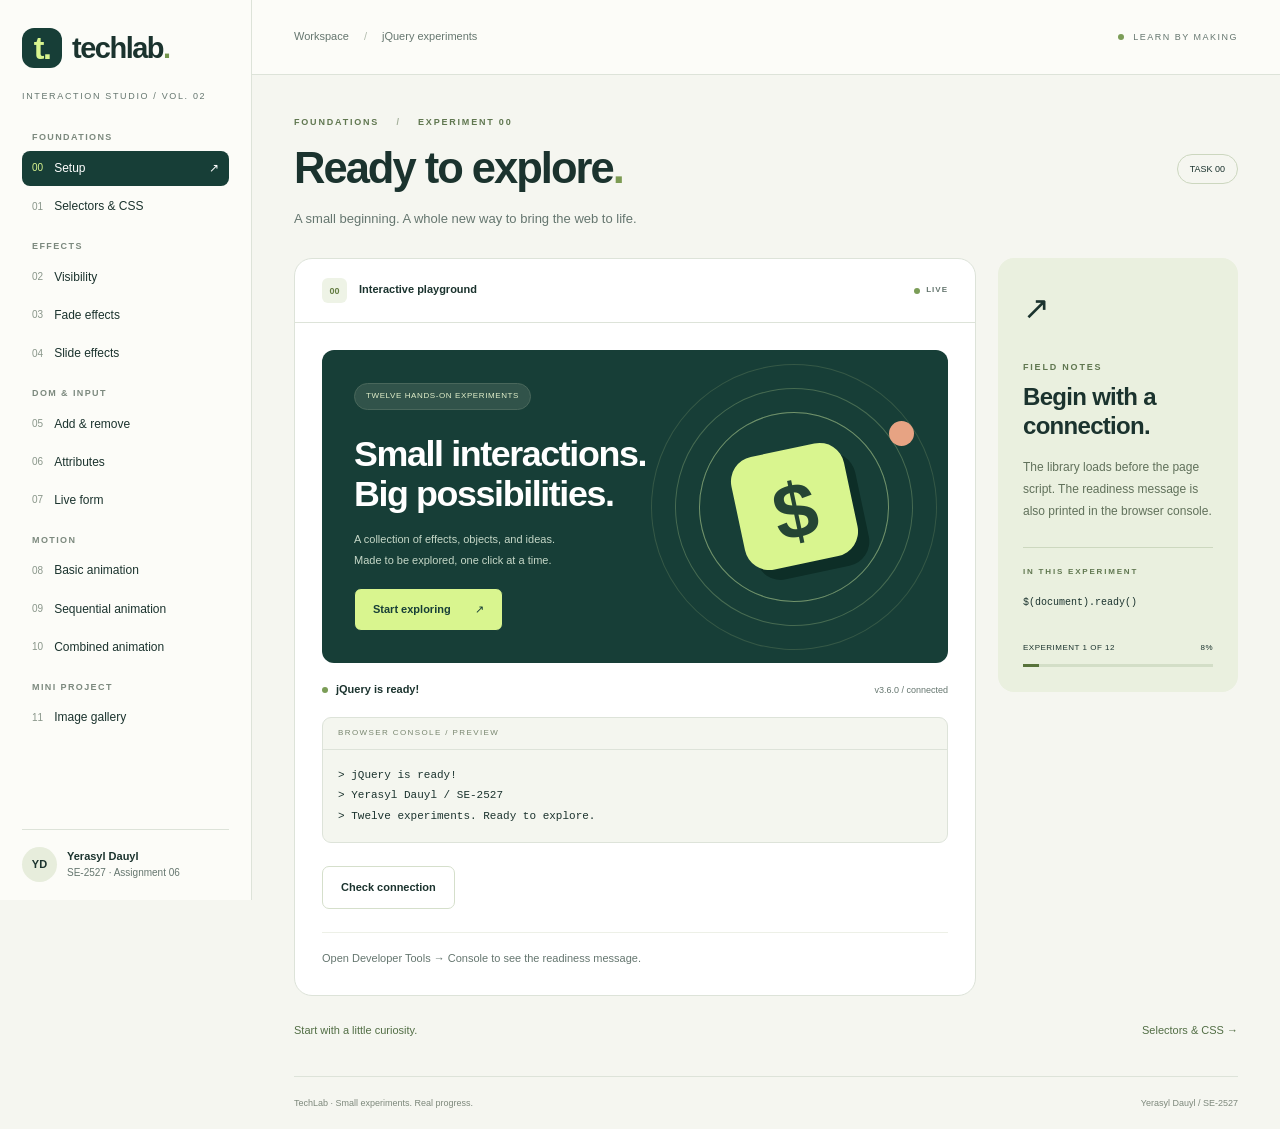
<file: index.html>
<!doctype html>
<html lang="en">
  <head>
    <meta charset="utf-8" />
    <meta name="viewport" content="width=device-width, initial-scale=1" />
    <meta
      name="description"
      content="TechLab Assignment 6: Setup. Interactive jQuery experiments by Yerasyl Dauyl."
    />
    <title>Task 0 · Setup | TechLab</title>
    <link rel="icon" href="favicon.svg" type="image/svg+xml" />
    <link rel="stylesheet" href="styles.css" />
  </head>
  <body>
    <a class="skip-link" href="#main">Skip to content</a>
    <aside class="sidebar">
      <a class="brand" href="index.html"
        ><span class="brand-symbol">t.</span>techlab<span class="brand-period"
          >.</span
        ></a
      >
      <div class="edition">INTERACTION STUDIO / VOL. 02</div>
      <button
        id="menu-toggle"
        type="button"
        class="menu-toggle"
        aria-expanded="false"
        aria-controls="task-navigation"
      >
        Explore tasks <span>☰</span>
      </button>
      <nav id="task-navigation" aria-label="Assignment tasks">
        <p class="nav-group">FOUNDATIONS</p>
        <a href="index.html" class="active" aria-current="page"
          ><span>00</span>Setup<b aria-hidden="true">↗</b></a
        ><a href="task1.html"><span>01</span>Selectors & CSS</a>
        <p class="nav-group">EFFECTS</p>
        <a href="task2.html"><span>02</span>Visibility</a
        ><a href="task3.html"><span>03</span>Fade effects</a
        ><a href="task4.html"><span>04</span>Slide effects</a>
        <p class="nav-group">DOM & INPUT</p>
        <a href="task5.html"><span>05</span>Add & remove</a
        ><a href="task6.html"><span>06</span>Attributes</a
        ><a href="task7.html"><span>07</span>Live form</a>
        <p class="nav-group">MOTION</p>
        <a href="task8.html"><span>08</span>Basic animation</a
        ><a href="task9.html"><span>09</span>Sequential animation</a
        ><a href="task10.html"><span>10</span>Combined animation</a>
        <p class="nav-group">MINI PROJECT</p>
        <a href="task11.html"><span>11</span>Image gallery</a>
      </nav>
      <div class="student">
        <span class="avatar">YD</span>
        <div>
          <strong>Yerasyl Dauyl</strong><small>SE-2527 · Assignment 06</small>
        </div>
      </div>
    </aside>
    <div class="workspace">
      <header class="topbar">
        <span>Workspace <span class="slash">/</span> jQuery experiments</span
        ><span class="top-badge"
          ><span class="live-dot"></span> LEARN BY MAKING</span
        >
      </header>
      <main id="main">
        <div class="page-heading">
          <div class="eyebrow">FOUNDATIONS <span>/</span> EXPERIMENT 00</div>
          <div class="heading-row">
            <h1>Ready to explore<span>.</span></h1>
            <span class="task-chip">TASK 00</span>
          </div>
          <p>A small beginning. A whole new way to bring the web to life.</p>
        </div>
        <div class="lab-layout">
          <section class="experiment-card" aria-label="Task 0 experiment">
            <div class="card-header">
              <span><b>00</b> Interactive playground</span
              ><span class="live-label"
                ><span class="live-dot"></span> LIVE</span
              >
            </div>
            <div class="panel-body">
              <div class="welcome-card">
                <div>
                  <span class="pill">TWELVE HANDS-ON EXPERIMENTS</span>
                  <h2>Small interactions.<br />Big possibilities.</h2>
                  <p>
                    A collection of effects, objects, and ideas.<br />Made to be
                    explored, one click at a time.
                  </p>
                  <a class="button" href="task1.html"
                    >Start exploring <span>↗</span></a
                  >
                </div>
                <div class="orbit-art" aria-hidden="true">
                  <div class="orbit-ring"></div>
                  <div class="orbit-center">$</div>
                  <span class="orbit-dot"></span>
                </div>
              </div>
              <div class="ready-strip">
                <span class="live-dot"></span
                ><strong id="ready-state">Loading jQuery…</strong
                ><span id="jquery-version"></span>
              </div>
              <div class="terminal">
                <div class="terminal-title">BROWSER CONSOLE / PREVIEW</div>
                <pre id="console-preview">Waiting for the document…</pre>
              </div>
              <div class="actions">
                <button type="button" id="check-ready" class="button secondary">
                  Check connection
                </button>
              </div>
              <p id="status" class="status" role="status">
                Open Developer Tools → Console to see the readiness message.
              </p>
            </div>
          </section>
          <aside class="guide-card">
            <span class="guide-arrow">↗</span>
            <p class="eyebrow">FIELD NOTES</p>
            <h2>Begin with a connection.</h2>
            <p>
              The library loads before the page script. The readiness message is
              also printed in the browser console.
            </p>
            <div class="method-box">
              <span class="eyebrow">IN THIS EXPERIMENT</span
              ><code>$(document).ready()</code>
            </div>
            <div class="progress-label">
              <span>EXPERIMENT 1 OF 12</span><span>8%</span>
            </div>
            <div class="progress-track">
              <span style="width: 8.333333333333332%"></span>
            </div>
          </aside>
        </div>
        <div class="page-navigation">
          <span>Start with a little curiosity.</span
          ><a href="task1.html">Selectors & CSS →</a>
        </div>
        <footer>
          <span>TechLab · Small experiments. Real progress.</span
          ><span>Yerasyl Dauyl / SE-2527</span>
        </footer>
        <p id="library-error" class="error-banner" hidden>
          jQuery could not load. Check your connection and reload this page.
        </p>
        <noscript
          ><p class="error-banner">
            Please enable JavaScript to use these experiments.
          </p></noscript
        >
      </main>
    </div>
    <script
      src="https://code.jquery.com/jquery-3.7.1.min.js"
      integrity="sha256-/JqT3SQfawRcv/BIHPThkBvs0OEvtFFmqPF/lYI/Cxo="
      crossorigin="anonymous"
    ></script>
    <script src="jquery-fallback.js"></script>
    <script src="common.js"></script>
    <script src="task0.js"></script>
  </body>
</html>
</file>
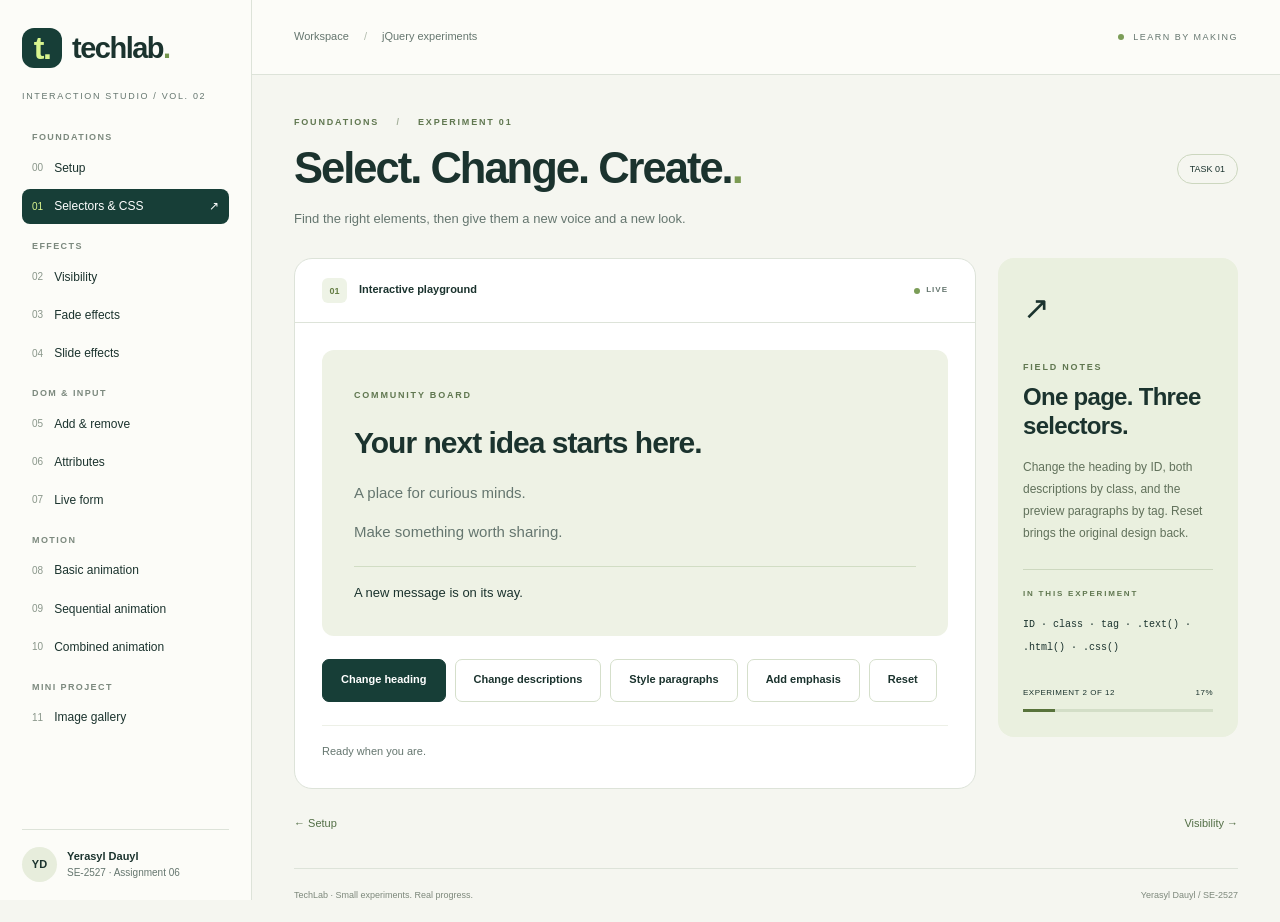
<file: task1.html>
<!doctype html>
<html lang="en">
  <head>
    <meta charset="utf-8" />
    <meta name="viewport" content="width=device-width, initial-scale=1" />
    <meta
      name="description"
      content="TechLab Assignment 6: Selectors & CSS. Interactive jQuery experiments by Yerasyl Dauyl."
    />
    <title>Task 1 · Selectors & CSS | TechLab</title>
    <link rel="icon" href="favicon.svg" type="image/svg+xml" />
    <link rel="stylesheet" href="styles.css" />
  </head>
  <body>
    <a class="skip-link" href="#main">Skip to content</a>
    <aside class="sidebar">
      <a class="brand" href="index.html"
        ><span class="brand-symbol">t.</span>techlab<span class="brand-period"
          >.</span
        ></a
      >
      <div class="edition">INTERACTION STUDIO / VOL. 02</div>
      <button
        id="menu-toggle"
        type="button"
        class="menu-toggle"
        aria-expanded="false"
        aria-controls="task-navigation"
      >
        Explore tasks <span>☰</span>
      </button>
      <nav id="task-navigation" aria-label="Assignment tasks">
        <p class="nav-group">FOUNDATIONS</p>
        <a href="index.html"><span>00</span>Setup</a
        ><a href="task1.html" class="active" aria-current="page"
          ><span>01</span>Selectors & CSS<b aria-hidden="true">↗</b></a
        >
        <p class="nav-group">EFFECTS</p>
        <a href="task2.html"><span>02</span>Visibility</a
        ><a href="task3.html"><span>03</span>Fade effects</a
        ><a href="task4.html"><span>04</span>Slide effects</a>
        <p class="nav-group">DOM & INPUT</p>
        <a href="task5.html"><span>05</span>Add & remove</a
        ><a href="task6.html"><span>06</span>Attributes</a
        ><a href="task7.html"><span>07</span>Live form</a>
        <p class="nav-group">MOTION</p>
        <a href="task8.html"><span>08</span>Basic animation</a
        ><a href="task9.html"><span>09</span>Sequential animation</a
        ><a href="task10.html"><span>10</span>Combined animation</a>
        <p class="nav-group">MINI PROJECT</p>
        <a href="task11.html"><span>11</span>Image gallery</a>
      </nav>
      <div class="student">
        <span class="avatar">YD</span>
        <div>
          <strong>Yerasyl Dauyl</strong><small>SE-2527 · Assignment 06</small>
        </div>
      </div>
    </aside>
    <div class="workspace">
      <header class="topbar">
        <span>Workspace <span class="slash">/</span> jQuery experiments</span
        ><span class="top-badge"
          ><span class="live-dot"></span> LEARN BY MAKING</span
        >
      </header>
      <main id="main">
        <div class="page-heading">
          <div class="eyebrow">FOUNDATIONS <span>/</span> EXPERIMENT 01</div>
          <div class="heading-row">
            <h1>Select. Change. Create.<span>.</span></h1>
            <span class="task-chip">TASK 01</span>
          </div>
          <p>
            Find the right elements, then give them a new voice and a new look.
          </p>
        </div>
        <div class="lab-layout">
          <section class="experiment-card" aria-label="Task 1 experiment">
            <div class="card-header">
              <span><b>01</b> Interactive playground</span
              ><span class="live-label"
                ><span class="live-dot"></span> LIVE</span
              >
            </div>
            <div class="panel-body">
              <div id="selector-preview" class="selector-preview">
                <span class="eyebrow">COMMUNITY BOARD</span>
                <h2 id="selector-title">Your next idea starts here.</h2>
                <p class="selector-copy">A place for curious minds.</p>
                <p class="selector-copy">Make something worth sharing.</p>
                <div id="html-output" class="html-output">
                  A new message is on its way.
                </div>
              </div>
              <div class="actions">
                <button type="button" id="select-id" class="button">
                  Change heading</button
                ><button
                  type="button"
                  id="select-class"
                  class="button secondary"
                >
                  Change descriptions</button
                ><button type="button" id="select-tag" class="button secondary">
                  Style paragraphs</button
                ><button
                  type="button"
                  id="insert-html"
                  class="button secondary"
                >
                  Add emphasis</button
                ><button
                  type="button"
                  id="reset-selectors"
                  class="button secondary"
                >
                  Reset
                </button>
              </div>
              <p id="status" class="status" role="status">
                Ready when you are.
              </p>
            </div>
          </section>
          <aside class="guide-card">
            <span class="guide-arrow">↗</span>
            <p class="eyebrow">FIELD NOTES</p>
            <h2>One page. Three selectors.</h2>
            <p>
              Change the heading by ID, both descriptions by class, and the
              preview paragraphs by tag. Reset brings the original design back.
            </p>
            <div class="method-box">
              <span class="eyebrow">IN THIS EXPERIMENT</span
              ><code>ID · class · tag · .text() · .html() · .css()</code>
            </div>
            <div class="progress-label">
              <span>EXPERIMENT 2 OF 12</span><span>17%</span>
            </div>
            <div class="progress-track">
              <span style="width: 16.666666666666664%"></span>
            </div>
          </aside>
        </div>
        <div class="page-navigation">
          <a href="index.html">← Setup</a><a href="task2.html">Visibility →</a>
        </div>
        <footer>
          <span>TechLab · Small experiments. Real progress.</span
          ><span>Yerasyl Dauyl / SE-2527</span>
        </footer>
        <p id="library-error" class="error-banner" hidden>
          jQuery could not load. Check your connection and reload this page.
        </p>
        <noscript
          ><p class="error-banner">
            Please enable JavaScript to use these experiments.
          </p></noscript
        >
      </main>
    </div>
    <script
      src="https://code.jquery.com/jquery-3.7.1.min.js"
      integrity="sha256-/JqT3SQfawRcv/BIHPThkBvs0OEvtFFmqPF/lYI/Cxo="
      crossorigin="anonymous"
    ></script>
    <script src="jquery-fallback.js"></script>
    <script src="common.js"></script>
    <script src="task1.js"></script>
  </body>
</html>
</file>
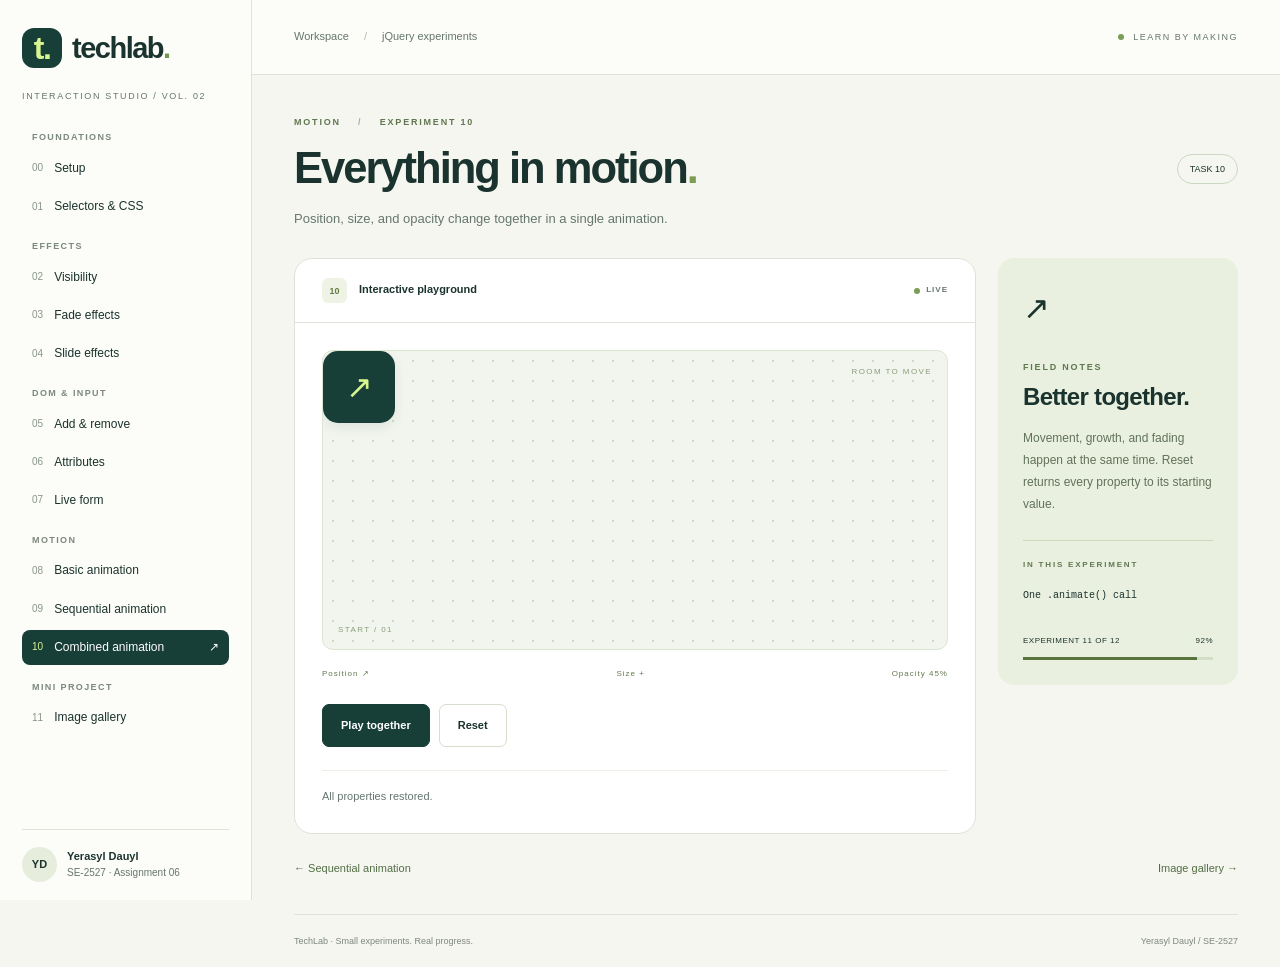
<file: task10.html>
<!doctype html>
<html lang="en">
  <head>
    <meta charset="utf-8" />
    <meta name="viewport" content="width=device-width, initial-scale=1" />
    <meta
      name="description"
      content="TechLab Assignment 6: Combined animation. Interactive jQuery experiments by Yerasyl Dauyl."
    />
    <title>Task 10 · Combined animation | TechLab</title>
    <link rel="icon" href="favicon.svg" type="image/svg+xml" />
    <link rel="stylesheet" href="styles.css" />
  </head>
  <body>
    <a class="skip-link" href="#main">Skip to content</a>
    <aside class="sidebar">
      <a class="brand" href="index.html"
        ><span class="brand-symbol">t.</span>techlab<span class="brand-period"
          >.</span
        ></a
      >
      <div class="edition">INTERACTION STUDIO / VOL. 02</div>
      <button
        id="menu-toggle"
        type="button"
        class="menu-toggle"
        aria-expanded="false"
        aria-controls="task-navigation"
      >
        Explore tasks <span>☰</span>
      </button>
      <nav id="task-navigation" aria-label="Assignment tasks">
        <p class="nav-group">FOUNDATIONS</p>
        <a href="index.html"><span>00</span>Setup</a
        ><a href="task1.html"><span>01</span>Selectors & CSS</a>
        <p class="nav-group">EFFECTS</p>
        <a href="task2.html"><span>02</span>Visibility</a
        ><a href="task3.html"><span>03</span>Fade effects</a
        ><a href="task4.html"><span>04</span>Slide effects</a>
        <p class="nav-group">DOM & INPUT</p>
        <a href="task5.html"><span>05</span>Add & remove</a
        ><a href="task6.html"><span>06</span>Attributes</a
        ><a href="task7.html"><span>07</span>Live form</a>
        <p class="nav-group">MOTION</p>
        <a href="task8.html"><span>08</span>Basic animation</a
        ><a href="task9.html"><span>09</span>Sequential animation</a
        ><a href="task10.html" class="active" aria-current="page"
          ><span>10</span>Combined animation<b aria-hidden="true">↗</b></a
        >
        <p class="nav-group">MINI PROJECT</p>
        <a href="task11.html"><span>11</span>Image gallery</a>
      </nav>
      <div class="student">
        <span class="avatar">YD</span>
        <div>
          <strong>Yerasyl Dauyl</strong><small>SE-2527 · Assignment 06</small>
        </div>
      </div>
    </aside>
    <div class="workspace">
      <header class="topbar">
        <span>Workspace <span class="slash">/</span> jQuery experiments</span
        ><span class="top-badge"
          ><span class="live-dot"></span> LEARN BY MAKING</span
        >
      </header>
      <main id="main">
        <div class="page-heading">
          <div class="eyebrow">MOTION <span>/</span> EXPERIMENT 10</div>
          <div class="heading-row">
            <h1>Everything in motion<span>.</span></h1>
            <span class="task-chip">TASK 10</span>
          </div>
          <p>
            Position, size, and opacity change together in a single animation.
          </p>
        </div>
        <div class="lab-layout">
          <section class="experiment-card" aria-label="Task 10 experiment">
            <div class="card-header">
              <span><b>10</b> Interactive playground</span
              ><span class="live-label"
                ><span class="live-dot"></span> LIVE</span
              >
            </div>
            <div class="panel-body">
              <div id="stage" class="motion-stage" aria-label="Animation stage">
                <span class="stage-label">START / 01</span>
                <div
                  id="motion-box"
                  class="motion-box"
                  aria-label="Animated square"
                >
                  ↗
                </div>
                <span class="stage-caption">ROOM TO MOVE</span>
              </div>
              <div class="motion-key">
                <span>Position ↗</span><span>Size +</span
                ><span>Opacity 45%</span>
              </div>
              <div class="actions">
                <button type="button" id="animate-combined" class="button">
                  Play together</button
                ><button
                  type="button"
                  id="reset-animation"
                  class="button secondary"
                >
                  Reset
                </button>
              </div>
              <p id="status" class="status" role="status">
                Three properties, one animation.
              </p>
            </div>
          </section>
          <aside class="guide-card">
            <span class="guide-arrow">↗</span>
            <p class="eyebrow">FIELD NOTES</p>
            <h2>Better together.</h2>
            <p>
              Movement, growth, and fading happen at the same time. Reset
              returns every property to its starting value.
            </p>
            <div class="method-box">
              <span class="eyebrow">IN THIS EXPERIMENT</span
              ><code>One .animate() call</code>
            </div>
            <div class="progress-label">
              <span>EXPERIMENT 11 OF 12</span><span>92%</span>
            </div>
            <div class="progress-track">
              <span style="width: 91.66666666666666%"></span>
            </div>
          </aside>
        </div>
        <div class="page-navigation">
          <a href="task9.html">← Sequential animation</a
          ><a href="task11.html">Image gallery →</a>
        </div>
        <footer>
          <span>TechLab · Small experiments. Real progress.</span
          ><span>Yerasyl Dauyl / SE-2527</span>
        </footer>
        <p id="library-error" class="error-banner" hidden>
          jQuery could not load. Check your connection and reload this page.
        </p>
        <noscript
          ><p class="error-banner">
            Please enable JavaScript to use these experiments.
          </p></noscript
        >
      </main>
    </div>
    <script
      src="https://code.jquery.com/jquery-3.7.1.min.js"
      integrity="sha256-/JqT3SQfawRcv/BIHPThkBvs0OEvtFFmqPF/lYI/Cxo="
      crossorigin="anonymous"
    ></script>
    <script src="jquery-fallback.js"></script>
    <script src="common.js"></script>
    <script src="task10.js"></script>
  </body>
</html>
</file>
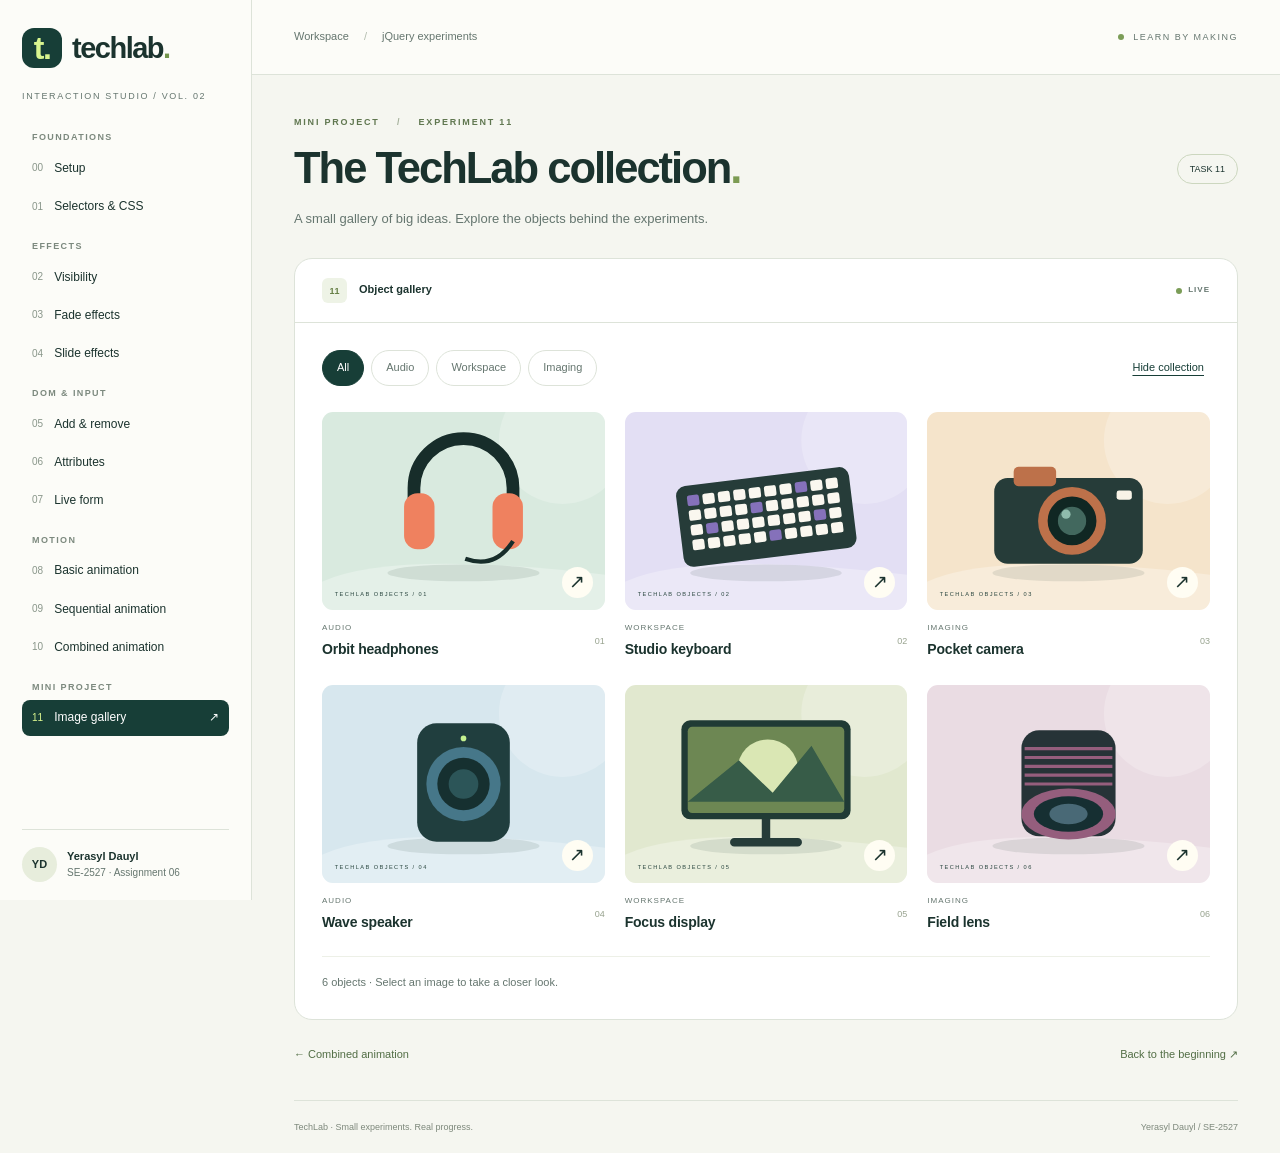
<file: task11.html>
<!doctype html>
<html lang="en">
  <head>
    <meta charset="utf-8" />
    <meta name="viewport" content="width=device-width, initial-scale=1" />
    <meta
      name="description"
      content="TechLab Assignment 6: Image gallery. Interactive jQuery experiments by Yerasyl Dauyl."
    />
    <title>Task 11 · Image gallery | TechLab</title>
    <link rel="icon" href="favicon.svg" type="image/svg+xml" />
    <link rel="stylesheet" href="styles.css" />
  </head>
  <body>
    <a class="skip-link" href="#main">Skip to content</a>
    <aside class="sidebar">
      <a class="brand" href="index.html"
        ><span class="brand-symbol">t.</span>techlab<span class="brand-period"
          >.</span
        ></a
      >
      <div class="edition">INTERACTION STUDIO / VOL. 02</div>
      <button
        id="menu-toggle"
        type="button"
        class="menu-toggle"
        aria-expanded="false"
        aria-controls="task-navigation"
      >
        Explore tasks <span>☰</span>
      </button>
      <nav id="task-navigation" aria-label="Assignment tasks">
        <p class="nav-group">FOUNDATIONS</p>
        <a href="index.html"><span>00</span>Setup</a
        ><a href="task1.html"><span>01</span>Selectors & CSS</a>
        <p class="nav-group">EFFECTS</p>
        <a href="task2.html"><span>02</span>Visibility</a
        ><a href="task3.html"><span>03</span>Fade effects</a
        ><a href="task4.html"><span>04</span>Slide effects</a>
        <p class="nav-group">DOM & INPUT</p>
        <a href="task5.html"><span>05</span>Add & remove</a
        ><a href="task6.html"><span>06</span>Attributes</a
        ><a href="task7.html"><span>07</span>Live form</a>
        <p class="nav-group">MOTION</p>
        <a href="task8.html"><span>08</span>Basic animation</a
        ><a href="task9.html"><span>09</span>Sequential animation</a
        ><a href="task10.html"><span>10</span>Combined animation</a>
        <p class="nav-group">MINI PROJECT</p>
        <a href="task11.html" class="active" aria-current="page"
          ><span>11</span>Image gallery<b aria-hidden="true">↗</b></a
        >
      </nav>
      <div class="student">
        <span class="avatar">YD</span>
        <div>
          <strong>Yerasyl Dauyl</strong><small>SE-2527 · Assignment 06</small>
        </div>
      </div>
    </aside>
    <div class="workspace">
      <header class="topbar">
        <span>Workspace <span class="slash">/</span> jQuery experiments</span
        ><span class="top-badge"
          ><span class="live-dot"></span> LEARN BY MAKING</span
        >
      </header>
      <main id="main">
        <div class="page-heading">
          <div class="eyebrow">MINI PROJECT <span>/</span> EXPERIMENT 11</div>
          <div class="heading-row">
            <h1>The TechLab collection<span>.</span></h1>
            <span class="task-chip">TASK 11</span>
          </div>
          <p>
            A small gallery of big ideas. Explore the objects behind the
            experiments.
          </p>
        </div>
        <div class="lab-layout gallery-layout">
          <section class="experiment-card" aria-label="Task 11 experiment">
            <div class="card-header">
              <span><b>11</b> Object gallery</span
              ><span class="live-label"
                ><span class="live-dot"></span> LIVE</span
              >
            </div>
            <div class="panel-body">
              <div class="gallery-toolbar">
                <div
                  class="filters"
                  role="group"
                  aria-label="Filter collection"
                >
                  <button
                    class="filter active"
                    type="button"
                    data-filter="All"
                    aria-pressed="true"
                  >
                    All</button
                  ><button
                    class="filter"
                    type="button"
                    data-filter="Audio"
                    aria-pressed="false"
                  >
                    Audio</button
                  ><button
                    class="filter"
                    type="button"
                    data-filter="Workspace"
                    aria-pressed="false"
                  >
                    Workspace</button
                  ><button
                    class="filter"
                    type="button"
                    data-filter="Imaging"
                    aria-pressed="false"
                  >
                    Imaging
                  </button>
                </div>
                <button
                  id="toggle-gallery"
                  class="text-button"
                  type="button"
                  aria-expanded="true"
                  aria-controls="gallery-grid"
                >
                  Hide collection
                </button>
              </div>
              <div id="gallery-grid" class="gallery-grid">
                <button
                  class="gallery-card"
                  type="button"
                  data-category="Audio"
                  data-src="assets/orbit.svg"
                  data-title="Orbit headphones"
                  data-description="An open circle of sound."
                  aria-label="Enlarge Orbit headphones"
                >
                  <span class="gallery-image"
                    ><img
                      src="assets/orbit.svg"
                      alt="Orbit headphones"
                      width="800"
                      height="560"
                    /><span class="enlarge-icon" aria-hidden="true"
                      >↗</span
                    ></span
                  ><span class="gallery-meta"
                    ><span
                      ><small>Audio</small
                      ><strong>Orbit headphones</strong></span
                    ><span class="gallery-index">01</span></span
                  ></button
                ><button
                  class="gallery-card"
                  type="button"
                  data-category="Workspace"
                  data-src="assets/keys.svg"
                  data-title="Studio keyboard"
                  data-description="A little space for your next idea."
                  aria-label="Enlarge Studio keyboard"
                >
                  <span class="gallery-image"
                    ><img
                      src="assets/keys.svg"
                      alt="Studio keyboard"
                      width="800"
                      height="560"
                    /><span class="enlarge-icon" aria-hidden="true"
                      >↗</span
                    ></span
                  ><span class="gallery-meta"
                    ><span
                      ><small>Workspace</small
                      ><strong>Studio keyboard</strong></span
                    ><span class="gallery-index">02</span></span
                  ></button
                ><button
                  class="gallery-card"
                  type="button"
                  data-category="Imaging"
                  data-src="assets/camera.svg"
                  data-title="Pocket camera"
                  data-description="Keep a different perspective."
                  aria-label="Enlarge Pocket camera"
                >
                  <span class="gallery-image"
                    ><img
                      src="assets/camera.svg"
                      alt="Pocket camera"
                      width="800"
                      height="560"
                    /><span class="enlarge-icon" aria-hidden="true"
                      >↗</span
                    ></span
                  ><span class="gallery-meta"
                    ><span
                      ><small>Imaging</small
                      ><strong>Pocket camera</strong></span
                    ><span class="gallery-index">03</span></span
                  ></button
                ><button
                  class="gallery-card"
                  type="button"
                  data-category="Audio"
                  data-src="assets/speaker.svg"
                  data-title="Wave speaker"
                  data-description="Room-filling ideas, compact form."
                  aria-label="Enlarge Wave speaker"
                >
                  <span class="gallery-image"
                    ><img
                      src="assets/speaker.svg"
                      alt="Wave speaker"
                      width="800"
                      height="560"
                    /><span class="enlarge-icon" aria-hidden="true"
                      >↗</span
                    ></span
                  ><span class="gallery-meta"
                    ><span
                      ><small>Audio</small><strong>Wave speaker</strong></span
                    ><span class="gallery-index">04</span></span
                  ></button
                ><button
                  class="gallery-card"
                  type="button"
                  data-category="Workspace"
                  data-src="assets/screen.svg"
                  data-title="Focus display"
                  data-description="A clearer view of what comes next."
                  aria-label="Enlarge Focus display"
                >
                  <span class="gallery-image"
                    ><img
                      src="assets/screen.svg"
                      alt="Focus display"
                      width="800"
                      height="560"
                    /><span class="enlarge-icon" aria-hidden="true"
                      >↗</span
                    ></span
                  ><span class="gallery-meta"
                    ><span
                      ><small>Workspace</small
                      ><strong>Focus display</strong></span
                    ><span class="gallery-index">05</span></span
                  ></button
                ><button
                  class="gallery-card"
                  type="button"
                  data-category="Imaging"
                  data-src="assets/lens.svg"
                  data-title="Field lens"
                  data-description="Notice the details."
                  aria-label="Enlarge Field lens"
                >
                  <span class="gallery-image"
                    ><img
                      src="assets/lens.svg"
                      alt="Field lens"
                      width="800"
                      height="560"
                    /><span class="enlarge-icon" aria-hidden="true"
                      >↗</span
                    ></span
                  ><span class="gallery-meta"
                    ><span
                      ><small>Imaging</small><strong>Field lens</strong></span
                    ><span class="gallery-index">06</span></span
                  >
                </button>
              </div>
              <p id="status" class="status" role="status">
                6 objects · Select an image to take a closer look.
              </p>
              <dialog id="gallery-dialog" aria-labelledby="dialog-title">
                <button
                  id="close-dialog"
                  class="close-dialog"
                  type="button"
                  aria-label="Close image"
                >
                  ×</button
                ><img
                  id="dialog-image"
                  src="assets/orbit.svg"
                  alt="Orbit headphones"
                  width="800"
                  height="560"
                />
                <div class="dialog-copy">
                  <h2 id="dialog-title">Orbit headphones</h2>
                  <p id="dialog-description"></p>
                </div>
              </dialog>
            </div>
          </section>
          <aside class="guide-card">
            <span class="guide-arrow">↗</span>
            <p class="eyebrow">FIELD NOTES</p>
            <h2>A closer look.</h2>
            <p>
              Filter by collection, fade the thumbnails in or out, and select an
              object to enlarge it. Press Escape or Close to return.
            </p>
            <div class="method-box">
              <span class="eyebrow">IN THIS EXPERIMENT</span
              ><code>Fade · filter · enlarge</code>
            </div>
            <div class="progress-label">
              <span>EXPERIMENT 12 OF 12</span><span>100%</span>
            </div>
            <div class="progress-track"><span style="width: 100%"></span></div>
          </aside>
        </div>
        <div class="page-navigation">
          <a href="task10.html">← Combined animation</a
          ><a href="index.html">Back to the beginning ↗</a>
        </div>
        <footer>
          <span>TechLab · Small experiments. Real progress.</span
          ><span>Yerasyl Dauyl / SE-2527</span>
        </footer>
        <p id="library-error" class="error-banner" hidden>
          jQuery could not load. Check your connection and reload this page.
        </p>
        <noscript
          ><p class="error-banner">
            Please enable JavaScript to use these experiments.
          </p></noscript
        >
      </main>
    </div>
    <script
      src="https://code.jquery.com/jquery-3.7.1.min.js"
      integrity="sha256-/JqT3SQfawRcv/BIHPThkBvs0OEvtFFmqPF/lYI/Cxo="
      crossorigin="anonymous"
    ></script>
    <script src="jquery-fallback.js"></script>
    <script src="common.js"></script>
    <script src="task11.js"></script>
  </body>
</html>
</file>
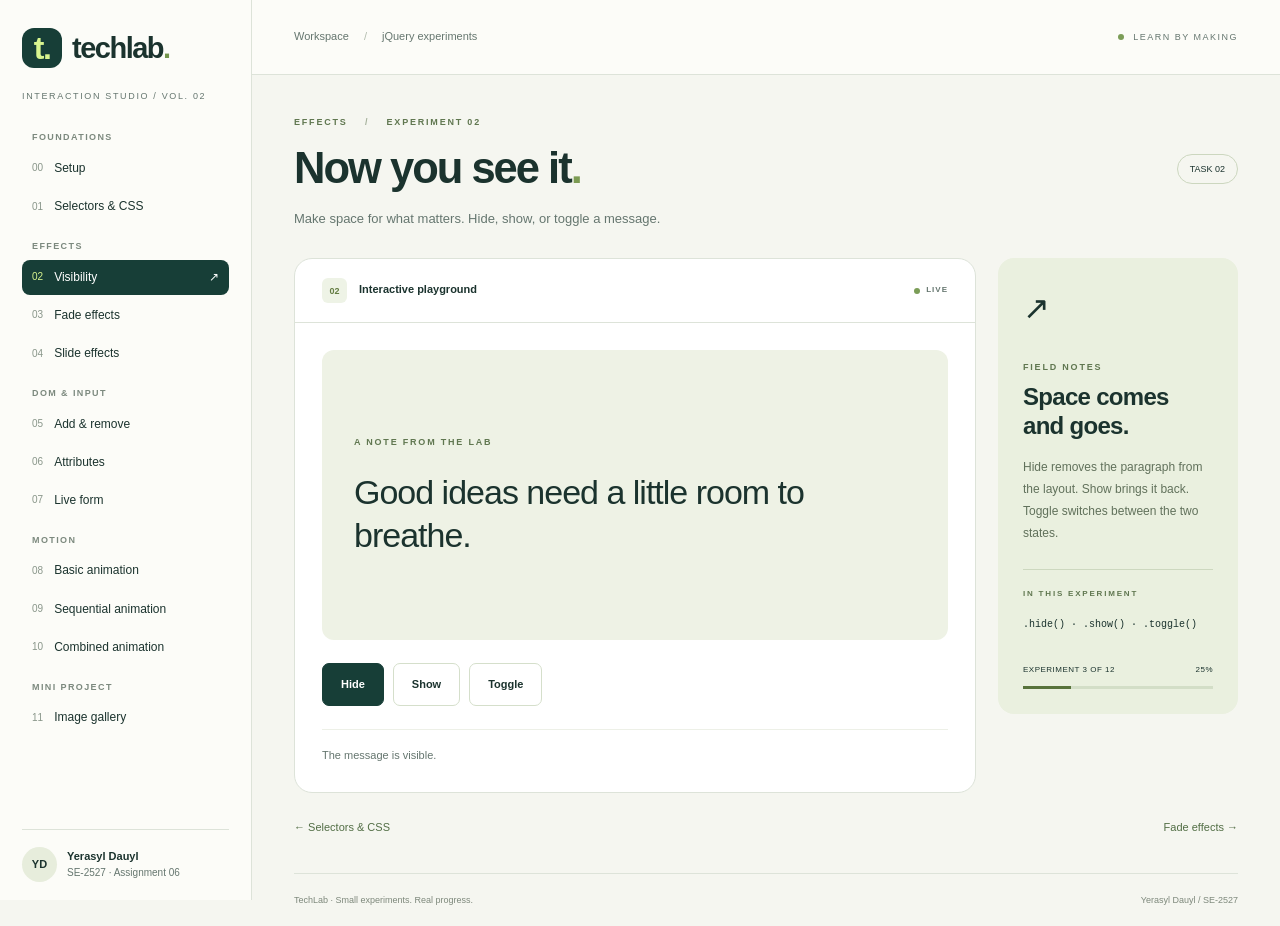
<file: task2.html>
<!doctype html>
<html lang="en">
  <head>
    <meta charset="utf-8" />
    <meta name="viewport" content="width=device-width, initial-scale=1" />
    <meta
      name="description"
      content="TechLab Assignment 6: Visibility. Interactive jQuery experiments by Yerasyl Dauyl."
    />
    <title>Task 2 · Visibility | TechLab</title>
    <link rel="icon" href="favicon.svg" type="image/svg+xml" />
    <link rel="stylesheet" href="styles.css" />
  </head>
  <body>
    <a class="skip-link" href="#main">Skip to content</a>
    <aside class="sidebar">
      <a class="brand" href="index.html"
        ><span class="brand-symbol">t.</span>techlab<span class="brand-period"
          >.</span
        ></a
      >
      <div class="edition">INTERACTION STUDIO / VOL. 02</div>
      <button
        id="menu-toggle"
        type="button"
        class="menu-toggle"
        aria-expanded="false"
        aria-controls="task-navigation"
      >
        Explore tasks <span>☰</span>
      </button>
      <nav id="task-navigation" aria-label="Assignment tasks">
        <p class="nav-group">FOUNDATIONS</p>
        <a href="index.html"><span>00</span>Setup</a
        ><a href="task1.html"><span>01</span>Selectors & CSS</a>
        <p class="nav-group">EFFECTS</p>
        <a href="task2.html" class="active" aria-current="page"
          ><span>02</span>Visibility<b aria-hidden="true">↗</b></a
        ><a href="task3.html"><span>03</span>Fade effects</a
        ><a href="task4.html"><span>04</span>Slide effects</a>
        <p class="nav-group">DOM & INPUT</p>
        <a href="task5.html"><span>05</span>Add & remove</a
        ><a href="task6.html"><span>06</span>Attributes</a
        ><a href="task7.html"><span>07</span>Live form</a>
        <p class="nav-group">MOTION</p>
        <a href="task8.html"><span>08</span>Basic animation</a
        ><a href="task9.html"><span>09</span>Sequential animation</a
        ><a href="task10.html"><span>10</span>Combined animation</a>
        <p class="nav-group">MINI PROJECT</p>
        <a href="task11.html"><span>11</span>Image gallery</a>
      </nav>
      <div class="student">
        <span class="avatar">YD</span>
        <div>
          <strong>Yerasyl Dauyl</strong><small>SE-2527 · Assignment 06</small>
        </div>
      </div>
    </aside>
    <div class="workspace">
      <header class="topbar">
        <span>Workspace <span class="slash">/</span> jQuery experiments</span
        ><span class="top-badge"
          ><span class="live-dot"></span> LEARN BY MAKING</span
        >
      </header>
      <main id="main">
        <div class="page-heading">
          <div class="eyebrow">EFFECTS <span>/</span> EXPERIMENT 02</div>
          <div class="heading-row">
            <h1>Now you see it<span>.</span></h1>
            <span class="task-chip">TASK 02</span>
          </div>
          <p>Make space for what matters. Hide, show, or toggle a message.</p>
        </div>
        <div class="lab-layout">
          <section class="experiment-card" aria-label="Task 2 experiment">
            <div class="card-header">
              <span><b>02</b> Interactive playground</span
              ><span class="live-label"
                ><span class="live-dot"></span> LIVE</span
              >
            </div>
            <div class="panel-body">
              <div class="message-stage">
                <span class="eyebrow">A NOTE FROM THE LAB</span>
                <p id="visibility-message" class="large-message">
                  Good ideas need a little room to breathe.
                </p>
              </div>
              <div class="actions">
                <button type="button" id="hide-message" class="button">
                  Hide</button
                ><button
                  type="button"
                  id="show-message"
                  class="button secondary"
                >
                  Show</button
                ><button
                  type="button"
                  id="toggle-message"
                  class="button secondary"
                >
                  Toggle
                </button>
              </div>
              <p id="status" class="status" role="status">
                The message is visible.
              </p>
            </div>
          </section>
          <aside class="guide-card">
            <span class="guide-arrow">↗</span>
            <p class="eyebrow">FIELD NOTES</p>
            <h2>Space comes and goes.</h2>
            <p>
              Hide removes the paragraph from the layout. Show brings it back.
              Toggle switches between the two states.
            </p>
            <div class="method-box">
              <span class="eyebrow">IN THIS EXPERIMENT</span
              ><code>.hide() · .show() · .toggle()</code>
            </div>
            <div class="progress-label">
              <span>EXPERIMENT 3 OF 12</span><span>25%</span>
            </div>
            <div class="progress-track"><span style="width: 25%"></span></div>
          </aside>
        </div>
        <div class="page-navigation">
          <a href="task1.html">← Selectors & CSS</a
          ><a href="task3.html">Fade effects →</a>
        </div>
        <footer>
          <span>TechLab · Small experiments. Real progress.</span
          ><span>Yerasyl Dauyl / SE-2527</span>
        </footer>
        <p id="library-error" class="error-banner" hidden>
          jQuery could not load. Check your connection and reload this page.
        </p>
        <noscript
          ><p class="error-banner">
            Please enable JavaScript to use these experiments.
          </p></noscript
        >
      </main>
    </div>
    <script
      src="https://code.jquery.com/jquery-3.7.1.min.js"
      integrity="sha256-/JqT3SQfawRcv/BIHPThkBvs0OEvtFFmqPF/lYI/Cxo="
      crossorigin="anonymous"
    ></script>
    <script src="jquery-fallback.js"></script>
    <script src="common.js"></script>
    <script src="task2.js"></script>
  </body>
</html>
</file>
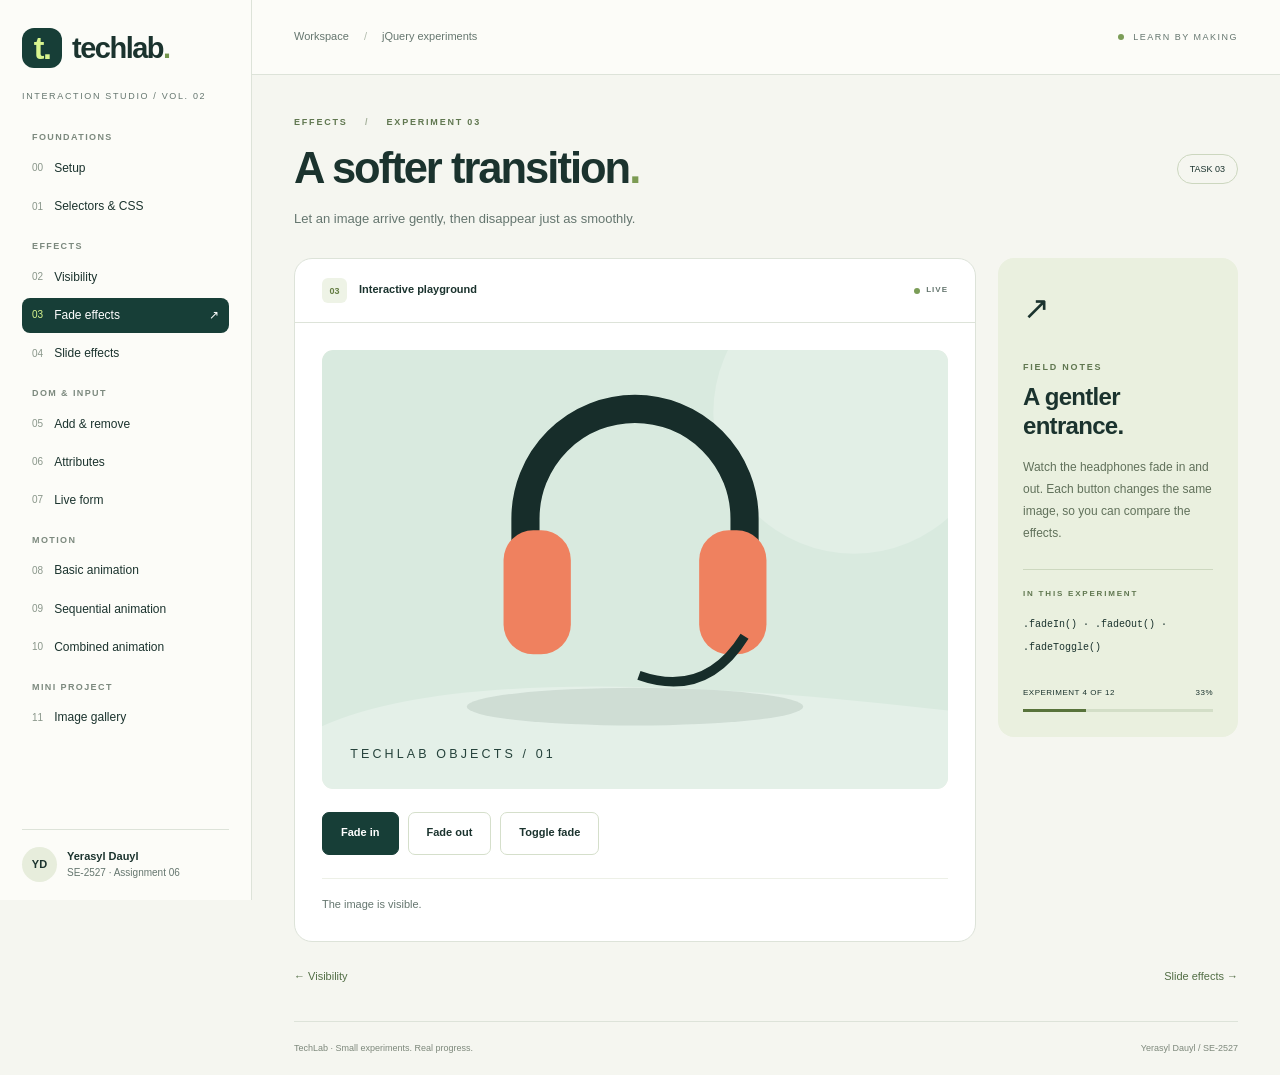
<file: task3.html>
<!doctype html>
<html lang="en">
  <head>
    <meta charset="utf-8" />
    <meta name="viewport" content="width=device-width, initial-scale=1" />
    <meta
      name="description"
      content="TechLab Assignment 6: Fade effects. Interactive jQuery experiments by Yerasyl Dauyl."
    />
    <title>Task 3 · Fade effects | TechLab</title>
    <link rel="icon" href="favicon.svg" type="image/svg+xml" />
    <link rel="stylesheet" href="styles.css" />
  </head>
  <body>
    <a class="skip-link" href="#main">Skip to content</a>
    <aside class="sidebar">
      <a class="brand" href="index.html"
        ><span class="brand-symbol">t.</span>techlab<span class="brand-period"
          >.</span
        ></a
      >
      <div class="edition">INTERACTION STUDIO / VOL. 02</div>
      <button
        id="menu-toggle"
        type="button"
        class="menu-toggle"
        aria-expanded="false"
        aria-controls="task-navigation"
      >
        Explore tasks <span>☰</span>
      </button>
      <nav id="task-navigation" aria-label="Assignment tasks">
        <p class="nav-group">FOUNDATIONS</p>
        <a href="index.html"><span>00</span>Setup</a
        ><a href="task1.html"><span>01</span>Selectors & CSS</a>
        <p class="nav-group">EFFECTS</p>
        <a href="task2.html"><span>02</span>Visibility</a
        ><a href="task3.html" class="active" aria-current="page"
          ><span>03</span>Fade effects<b aria-hidden="true">↗</b></a
        ><a href="task4.html"><span>04</span>Slide effects</a>
        <p class="nav-group">DOM & INPUT</p>
        <a href="task5.html"><span>05</span>Add & remove</a
        ><a href="task6.html"><span>06</span>Attributes</a
        ><a href="task7.html"><span>07</span>Live form</a>
        <p class="nav-group">MOTION</p>
        <a href="task8.html"><span>08</span>Basic animation</a
        ><a href="task9.html"><span>09</span>Sequential animation</a
        ><a href="task10.html"><span>10</span>Combined animation</a>
        <p class="nav-group">MINI PROJECT</p>
        <a href="task11.html"><span>11</span>Image gallery</a>
      </nav>
      <div class="student">
        <span class="avatar">YD</span>
        <div>
          <strong>Yerasyl Dauyl</strong><small>SE-2527 · Assignment 06</small>
        </div>
      </div>
    </aside>
    <div class="workspace">
      <header class="topbar">
        <span>Workspace <span class="slash">/</span> jQuery experiments</span
        ><span class="top-badge"
          ><span class="live-dot"></span> LEARN BY MAKING</span
        >
      </header>
      <main id="main">
        <div class="page-heading">
          <div class="eyebrow">EFFECTS <span>/</span> EXPERIMENT 03</div>
          <div class="heading-row">
            <h1>A softer transition<span>.</span></h1>
            <span class="task-chip">TASK 03</span>
          </div>
          <p>Let an image arrive gently, then disappear just as smoothly.</p>
        </div>
        <div class="lab-layout">
          <section class="experiment-card" aria-label="Task 3 experiment">
            <div class="card-header">
              <span><b>03</b> Interactive playground</span
              ><span class="live-label"
                ><span class="live-dot"></span> LIVE</span
              >
            </div>
            <div class="panel-body">
              <div class="image-stage">
                <img
                  id="feature-image"
                  class="feature-image"
                  src="assets/orbit.svg"
                  alt="Orbit headphones"
                  width="800"
                  height="560"
                />
              </div>
              <div class="actions">
                <button type="button" id="fade-in" class="button">
                  Fade in</button
                ><button type="button" id="fade-out" class="button secondary">
                  Fade out</button
                ><button
                  type="button"
                  id="fade-toggle"
                  class="button secondary"
                >
                  Toggle fade
                </button>
              </div>
              <p id="status" class="status" role="status">
                The image is visible.
              </p>
            </div>
          </section>
          <aside class="guide-card">
            <span class="guide-arrow">↗</span>
            <p class="eyebrow">FIELD NOTES</p>
            <h2>A gentler entrance.</h2>
            <p>
              Watch the headphones fade in and out. Each button changes the same
              image, so you can compare the effects.
            </p>
            <div class="method-box">
              <span class="eyebrow">IN THIS EXPERIMENT</span
              ><code>.fadeIn() · .fadeOut() · .fadeToggle()</code>
            </div>
            <div class="progress-label">
              <span>EXPERIMENT 4 OF 12</span><span>33%</span>
            </div>
            <div class="progress-track">
              <span style="width: 33.33333333333333%"></span>
            </div>
          </aside>
        </div>
        <div class="page-navigation">
          <a href="task2.html">← Visibility</a
          ><a href="task4.html">Slide effects →</a>
        </div>
        <footer>
          <span>TechLab · Small experiments. Real progress.</span
          ><span>Yerasyl Dauyl / SE-2527</span>
        </footer>
        <p id="library-error" class="error-banner" hidden>
          jQuery could not load. Check your connection and reload this page.
        </p>
        <noscript
          ><p class="error-banner">
            Please enable JavaScript to use these experiments.
          </p></noscript
        >
      </main>
    </div>
    <script
      src="https://code.jquery.com/jquery-3.7.1.min.js"
      integrity="sha256-/JqT3SQfawRcv/BIHPThkBvs0OEvtFFmqPF/lYI/Cxo="
      crossorigin="anonymous"
    ></script>
    <script src="jquery-fallback.js"></script>
    <script src="common.js"></script>
    <script src="task3.js"></script>
  </body>
</html>
</file>
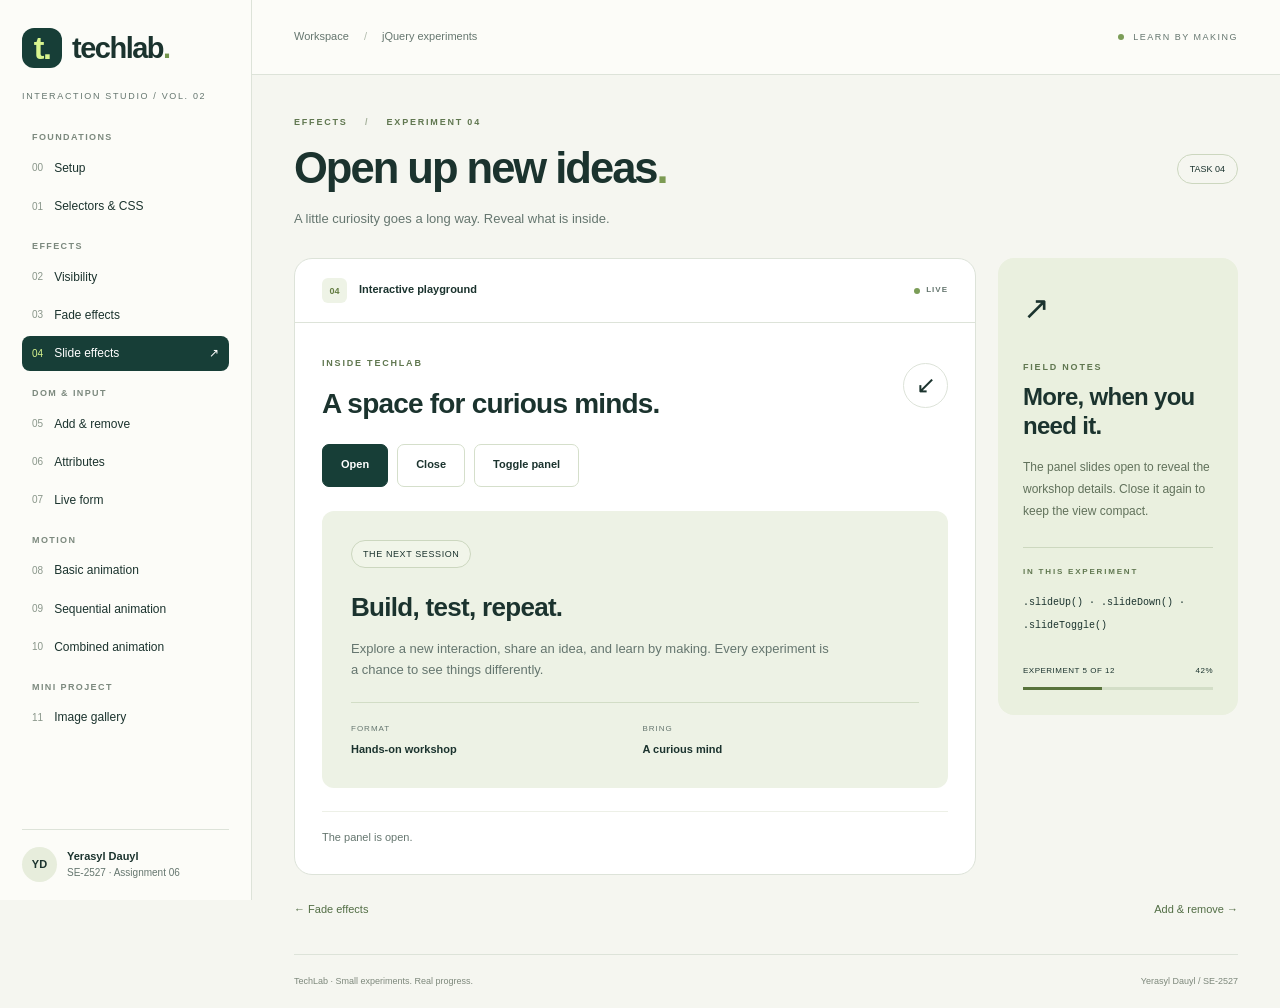
<file: task4.html>
<!doctype html>
<html lang="en">
  <head>
    <meta charset="utf-8" />
    <meta name="viewport" content="width=device-width, initial-scale=1" />
    <meta
      name="description"
      content="TechLab Assignment 6: Slide effects. Interactive jQuery experiments by Yerasyl Dauyl."
    />
    <title>Task 4 · Slide effects | TechLab</title>
    <link rel="icon" href="favicon.svg" type="image/svg+xml" />
    <link rel="stylesheet" href="styles.css" />
  </head>
  <body>
    <a class="skip-link" href="#main">Skip to content</a>
    <aside class="sidebar">
      <a class="brand" href="index.html"
        ><span class="brand-symbol">t.</span>techlab<span class="brand-period"
          >.</span
        ></a
      >
      <div class="edition">INTERACTION STUDIO / VOL. 02</div>
      <button
        id="menu-toggle"
        type="button"
        class="menu-toggle"
        aria-expanded="false"
        aria-controls="task-navigation"
      >
        Explore tasks <span>☰</span>
      </button>
      <nav id="task-navigation" aria-label="Assignment tasks">
        <p class="nav-group">FOUNDATIONS</p>
        <a href="index.html"><span>00</span>Setup</a
        ><a href="task1.html"><span>01</span>Selectors & CSS</a>
        <p class="nav-group">EFFECTS</p>
        <a href="task2.html"><span>02</span>Visibility</a
        ><a href="task3.html"><span>03</span>Fade effects</a
        ><a href="task4.html" class="active" aria-current="page"
          ><span>04</span>Slide effects<b aria-hidden="true">↗</b></a
        >
        <p class="nav-group">DOM & INPUT</p>
        <a href="task5.html"><span>05</span>Add & remove</a
        ><a href="task6.html"><span>06</span>Attributes</a
        ><a href="task7.html"><span>07</span>Live form</a>
        <p class="nav-group">MOTION</p>
        <a href="task8.html"><span>08</span>Basic animation</a
        ><a href="task9.html"><span>09</span>Sequential animation</a
        ><a href="task10.html"><span>10</span>Combined animation</a>
        <p class="nav-group">MINI PROJECT</p>
        <a href="task11.html"><span>11</span>Image gallery</a>
      </nav>
      <div class="student">
        <span class="avatar">YD</span>
        <div>
          <strong>Yerasyl Dauyl</strong><small>SE-2527 · Assignment 06</small>
        </div>
      </div>
    </aside>
    <div class="workspace">
      <header class="topbar">
        <span>Workspace <span class="slash">/</span> jQuery experiments</span
        ><span class="top-badge"
          ><span class="live-dot"></span> LEARN BY MAKING</span
        >
      </header>
      <main id="main">
        <div class="page-heading">
          <div class="eyebrow">EFFECTS <span>/</span> EXPERIMENT 04</div>
          <div class="heading-row">
            <h1>Open up new ideas<span>.</span></h1>
            <span class="task-chip">TASK 04</span>
          </div>
          <p>A little curiosity goes a long way. Reveal what is inside.</p>
        </div>
        <div class="lab-layout">
          <section class="experiment-card" aria-label="Task 4 experiment">
            <div class="card-header">
              <span><b>04</b> Interactive playground</span
              ><span class="live-label"
                ><span class="live-dot"></span> LIVE</span
              >
            </div>
            <div class="panel-body">
              <div class="panel-heading">
                <div>
                  <span class="eyebrow">INSIDE TECHLAB</span>
                  <h2>A space for curious minds.</h2>
                </div>
                <span class="round-icon">↙</span>
              </div>
              <div class="actions">
                <button type="button" id="slide-down" class="button">
                  Open</button
                ><button type="button" id="slide-up" class="button secondary">
                  Close</button
                ><button
                  id="slide-toggle"
                  class="button secondary"
                  type="button"
                  aria-controls="details-panel"
                  aria-expanded="true"
                >
                  Toggle panel
                </button>
              </div>
              <div id="details-panel">
                <div class="panel-content">
                  <span class="pill">THE NEXT SESSION</span>
                  <h3>Build, test, repeat.</h3>
                  <p>
                    Explore a new interaction, share an idea, and learn by
                    making. Every experiment is a chance to see things
                    differently.
                  </p>
                  <div class="session-grid">
                    <div>
                      <small>FORMAT</small><strong>Hands-on workshop</strong>
                    </div>
                    <div>
                      <small>BRING</small><strong>A curious mind</strong>
                    </div>
                  </div>
                </div>
              </div>
              <p id="status" class="status" role="status">The panel is open.</p>
            </div>
          </section>
          <aside class="guide-card">
            <span class="guide-arrow">↗</span>
            <p class="eyebrow">FIELD NOTES</p>
            <h2>More, when you need it.</h2>
            <p>
              The panel slides open to reveal the workshop details. Close it
              again to keep the view compact.
            </p>
            <div class="method-box">
              <span class="eyebrow">IN THIS EXPERIMENT</span
              ><code>.slideUp() · .slideDown() · .slideToggle()</code>
            </div>
            <div class="progress-label">
              <span>EXPERIMENT 5 OF 12</span><span>42%</span>
            </div>
            <div class="progress-track">
              <span style="width: 41.66666666666667%"></span>
            </div>
          </aside>
        </div>
        <div class="page-navigation">
          <a href="task3.html">← Fade effects</a
          ><a href="task5.html">Add & remove →</a>
        </div>
        <footer>
          <span>TechLab · Small experiments. Real progress.</span
          ><span>Yerasyl Dauyl / SE-2527</span>
        </footer>
        <p id="library-error" class="error-banner" hidden>
          jQuery could not load. Check your connection and reload this page.
        </p>
        <noscript
          ><p class="error-banner">
            Please enable JavaScript to use these experiments.
          </p></noscript
        >
      </main>
    </div>
    <script
      src="https://code.jquery.com/jquery-3.7.1.min.js"
      integrity="sha256-/JqT3SQfawRcv/BIHPThkBvs0OEvtFFmqPF/lYI/Cxo="
      crossorigin="anonymous"
    ></script>
    <script src="jquery-fallback.js"></script>
    <script src="common.js"></script>
    <script src="task4.js"></script>
  </body>
</html>
</file>
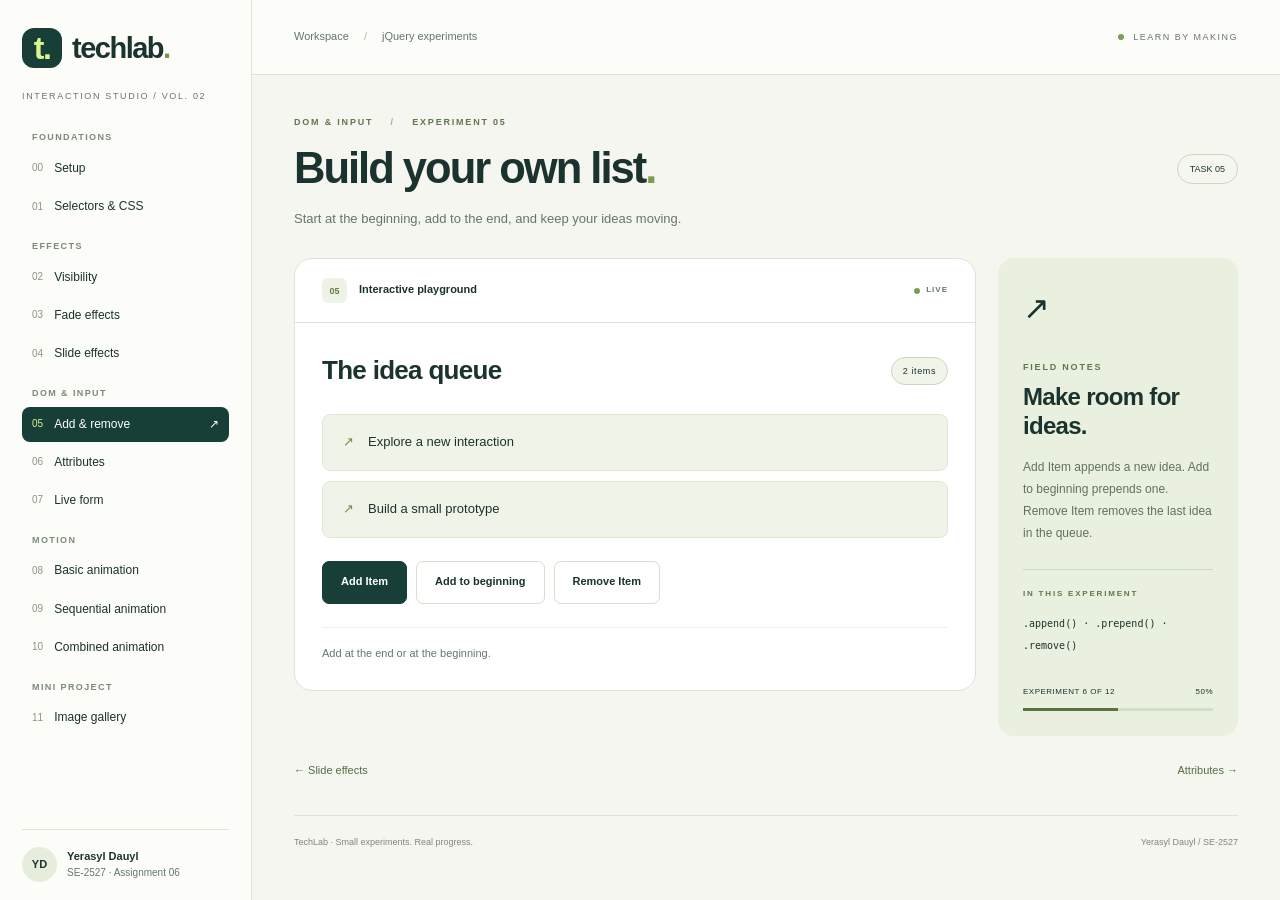
<file: task5.html>
<!doctype html>
<html lang="en">
  <head>
    <meta charset="utf-8" />
    <meta name="viewport" content="width=device-width, initial-scale=1" />
    <meta
      name="description"
      content="TechLab Assignment 6: Add & remove. Interactive jQuery experiments by Yerasyl Dauyl."
    />
    <title>Task 5 · Add & remove | TechLab</title>
    <link rel="icon" href="favicon.svg" type="image/svg+xml" />
    <link rel="stylesheet" href="styles.css" />
  </head>
  <body>
    <a class="skip-link" href="#main">Skip to content</a>
    <aside class="sidebar">
      <a class="brand" href="index.html"
        ><span class="brand-symbol">t.</span>techlab<span class="brand-period"
          >.</span
        ></a
      >
      <div class="edition">INTERACTION STUDIO / VOL. 02</div>
      <button
        id="menu-toggle"
        type="button"
        class="menu-toggle"
        aria-expanded="false"
        aria-controls="task-navigation"
      >
        Explore tasks <span>☰</span>
      </button>
      <nav id="task-navigation" aria-label="Assignment tasks">
        <p class="nav-group">FOUNDATIONS</p>
        <a href="index.html"><span>00</span>Setup</a
        ><a href="task1.html"><span>01</span>Selectors & CSS</a>
        <p class="nav-group">EFFECTS</p>
        <a href="task2.html"><span>02</span>Visibility</a
        ><a href="task3.html"><span>03</span>Fade effects</a
        ><a href="task4.html"><span>04</span>Slide effects</a>
        <p class="nav-group">DOM & INPUT</p>
        <a href="task5.html" class="active" aria-current="page"
          ><span>05</span>Add & remove<b aria-hidden="true">↗</b></a
        ><a href="task6.html"><span>06</span>Attributes</a
        ><a href="task7.html"><span>07</span>Live form</a>
        <p class="nav-group">MOTION</p>
        <a href="task8.html"><span>08</span>Basic animation</a
        ><a href="task9.html"><span>09</span>Sequential animation</a
        ><a href="task10.html"><span>10</span>Combined animation</a>
        <p class="nav-group">MINI PROJECT</p>
        <a href="task11.html"><span>11</span>Image gallery</a>
      </nav>
      <div class="student">
        <span class="avatar">YD</span>
        <div>
          <strong>Yerasyl Dauyl</strong><small>SE-2527 · Assignment 06</small>
        </div>
      </div>
    </aside>
    <div class="workspace">
      <header class="topbar">
        <span>Workspace <span class="slash">/</span> jQuery experiments</span
        ><span class="top-badge"
          ><span class="live-dot"></span> LEARN BY MAKING</span
        >
      </header>
      <main id="main">
        <div class="page-heading">
          <div class="eyebrow">DOM & INPUT <span>/</span> EXPERIMENT 05</div>
          <div class="heading-row">
            <h1>Build your own list<span>.</span></h1>
            <span class="task-chip">TASK 05</span>
          </div>
          <p>
            Start at the beginning, add to the end, and keep your ideas moving.
          </p>
        </div>
        <div class="lab-layout">
          <section class="experiment-card" aria-label="Task 5 experiment">
            <div class="card-header">
              <span><b>05</b> Interactive playground</span
              ><span class="live-label"
                ><span class="live-dot"></span> LIVE</span
              >
            </div>
            <div class="panel-body">
              <div class="list-top">
                <h2>The idea queue</h2>
                <span id="item-count" class="pill">2 items</span>
              </div>
              <ul id="item-list" class="idea-list">
                <li>Explore a new interaction</li>
                <li>Build a small prototype</li>
              </ul>
              <p id="empty-list" class="empty" hidden>
                Your queue is clear. Add a new idea.
              </p>
              <div class="actions">
                <button type="button" id="append-item" class="button">
                  Add Item</button
                ><button
                  type="button"
                  id="prepend-item"
                  class="button secondary"
                >
                  Add to beginning</button
                ><button
                  type="button"
                  id="remove-item"
                  class="button secondary"
                >
                  Remove Item
                </button>
              </div>
              <p id="status" class="status" role="status">
                Add at the end or at the beginning.
              </p>
            </div>
          </section>
          <aside class="guide-card">
            <span class="guide-arrow">↗</span>
            <p class="eyebrow">FIELD NOTES</p>
            <h2>Make room for ideas.</h2>
            <p>
              Add Item appends a new idea. Add to beginning prepends one. Remove
              Item removes the last idea in the queue.
            </p>
            <div class="method-box">
              <span class="eyebrow">IN THIS EXPERIMENT</span
              ><code>.append() · .prepend() · .remove()</code>
            </div>
            <div class="progress-label">
              <span>EXPERIMENT 6 OF 12</span><span>50%</span>
            </div>
            <div class="progress-track"><span style="width: 50%"></span></div>
          </aside>
        </div>
        <div class="page-navigation">
          <a href="task4.html">← Slide effects</a
          ><a href="task6.html">Attributes →</a>
        </div>
        <footer>
          <span>TechLab · Small experiments. Real progress.</span
          ><span>Yerasyl Dauyl / SE-2527</span>
        </footer>
        <p id="library-error" class="error-banner" hidden>
          jQuery could not load. Check your connection and reload this page.
        </p>
        <noscript
          ><p class="error-banner">
            Please enable JavaScript to use these experiments.
          </p></noscript
        >
      </main>
    </div>
    <script
      src="https://code.jquery.com/jquery-3.7.1.min.js"
      integrity="sha256-/JqT3SQfawRcv/BIHPThkBvs0OEvtFFmqPF/lYI/Cxo="
      crossorigin="anonymous"
    ></script>
    <script src="jquery-fallback.js"></script>
    <script src="common.js"></script>
    <script src="task5.js"></script>
  </body>
</html>
</file>
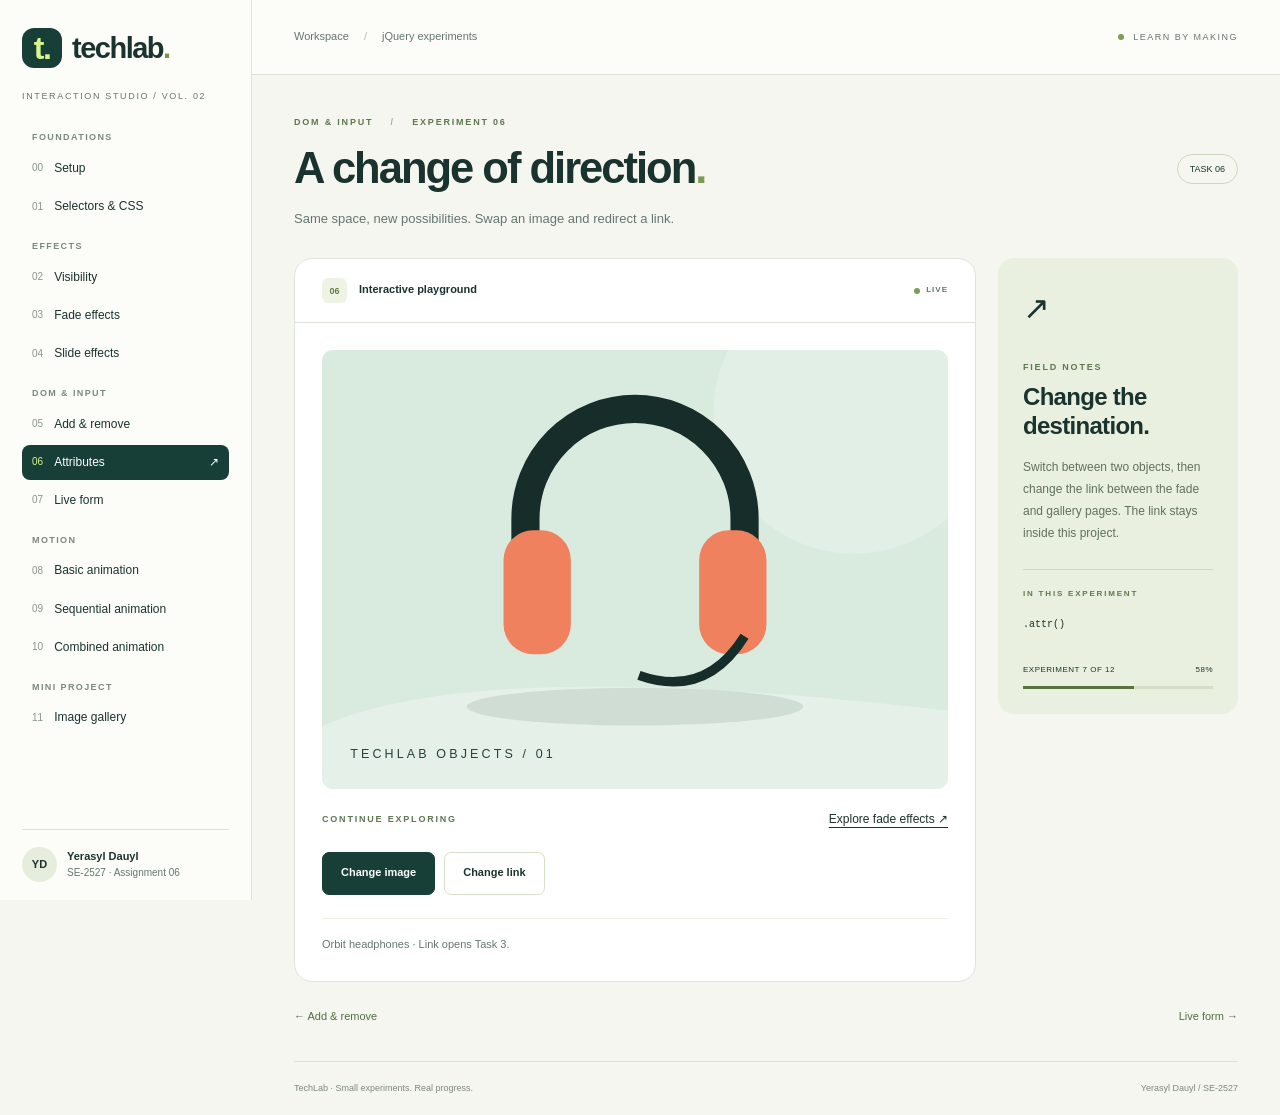
<file: task6.html>
<!doctype html>
<html lang="en">
  <head>
    <meta charset="utf-8" />
    <meta name="viewport" content="width=device-width, initial-scale=1" />
    <meta
      name="description"
      content="TechLab Assignment 6: Attributes. Interactive jQuery experiments by Yerasyl Dauyl."
    />
    <title>Task 6 · Attributes | TechLab</title>
    <link rel="icon" href="favicon.svg" type="image/svg+xml" />
    <link rel="stylesheet" href="styles.css" />
  </head>
  <body>
    <a class="skip-link" href="#main">Skip to content</a>
    <aside class="sidebar">
      <a class="brand" href="index.html"
        ><span class="brand-symbol">t.</span>techlab<span class="brand-period"
          >.</span
        ></a
      >
      <div class="edition">INTERACTION STUDIO / VOL. 02</div>
      <button
        id="menu-toggle"
        type="button"
        class="menu-toggle"
        aria-expanded="false"
        aria-controls="task-navigation"
      >
        Explore tasks <span>☰</span>
      </button>
      <nav id="task-navigation" aria-label="Assignment tasks">
        <p class="nav-group">FOUNDATIONS</p>
        <a href="index.html"><span>00</span>Setup</a
        ><a href="task1.html"><span>01</span>Selectors & CSS</a>
        <p class="nav-group">EFFECTS</p>
        <a href="task2.html"><span>02</span>Visibility</a
        ><a href="task3.html"><span>03</span>Fade effects</a
        ><a href="task4.html"><span>04</span>Slide effects</a>
        <p class="nav-group">DOM & INPUT</p>
        <a href="task5.html"><span>05</span>Add & remove</a
        ><a href="task6.html" class="active" aria-current="page"
          ><span>06</span>Attributes<b aria-hidden="true">↗</b></a
        ><a href="task7.html"><span>07</span>Live form</a>
        <p class="nav-group">MOTION</p>
        <a href="task8.html"><span>08</span>Basic animation</a
        ><a href="task9.html"><span>09</span>Sequential animation</a
        ><a href="task10.html"><span>10</span>Combined animation</a>
        <p class="nav-group">MINI PROJECT</p>
        <a href="task11.html"><span>11</span>Image gallery</a>
      </nav>
      <div class="student">
        <span class="avatar">YD</span>
        <div>
          <strong>Yerasyl Dauyl</strong><small>SE-2527 · Assignment 06</small>
        </div>
      </div>
    </aside>
    <div class="workspace">
      <header class="topbar">
        <span>Workspace <span class="slash">/</span> jQuery experiments</span
        ><span class="top-badge"
          ><span class="live-dot"></span> LEARN BY MAKING</span
        >
      </header>
      <main id="main">
        <div class="page-heading">
          <div class="eyebrow">DOM & INPUT <span>/</span> EXPERIMENT 06</div>
          <div class="heading-row">
            <h1>A change of direction<span>.</span></h1>
            <span class="task-chip">TASK 06</span>
          </div>
          <p>
            Same space, new possibilities. Swap an image and redirect a link.
          </p>
        </div>
        <div class="lab-layout">
          <section class="experiment-card" aria-label="Task 6 experiment">
            <div class="card-header">
              <span><b>06</b> Interactive playground</span
              ><span class="live-label"
                ><span class="live-dot"></span> LIVE</span
              >
            </div>
            <div class="panel-body">
              <img
                id="attribute-image"
                class="feature-image"
                src="assets/orbit.svg"
                alt="Orbit headphones"
                width="800"
                height="560"
              />
              <div class="attribute-link">
                <span class="eyebrow">CONTINUE EXPLORING</span
                ><a id="destination-link" href="task3.html"
                  >Explore fade effects ↗</a
                >
              </div>
              <div class="actions">
                <button type="button" id="change-image" class="button">
                  Change image</button
                ><button
                  type="button"
                  id="change-link"
                  class="button secondary"
                >
                  Change link
                </button>
              </div>
              <p id="status" class="status" role="status">
                Orbit headphones · Link opens Task 3.
              </p>
            </div>
          </section>
          <aside class="guide-card">
            <span class="guide-arrow">↗</span>
            <p class="eyebrow">FIELD NOTES</p>
            <h2>Change the destination.</h2>
            <p>
              Switch between two objects, then change the link between the fade
              and gallery pages. The link stays inside this project.
            </p>
            <div class="method-box">
              <span class="eyebrow">IN THIS EXPERIMENT</span
              ><code>.attr()</code>
            </div>
            <div class="progress-label">
              <span>EXPERIMENT 7 OF 12</span><span>58%</span>
            </div>
            <div class="progress-track">
              <span style="width: 58.333333333333336%"></span>
            </div>
          </aside>
        </div>
        <div class="page-navigation">
          <a href="task5.html">← Add & remove</a
          ><a href="task7.html">Live form →</a>
        </div>
        <footer>
          <span>TechLab · Small experiments. Real progress.</span
          ><span>Yerasyl Dauyl / SE-2527</span>
        </footer>
        <p id="library-error" class="error-banner" hidden>
          jQuery could not load. Check your connection and reload this page.
        </p>
        <noscript
          ><p class="error-banner">
            Please enable JavaScript to use these experiments.
          </p></noscript
        >
      </main>
    </div>
    <script
      src="https://code.jquery.com/jquery-3.7.1.min.js"
      integrity="sha256-/JqT3SQfawRcv/BIHPThkBvs0OEvtFFmqPF/lYI/Cxo="
      crossorigin="anonymous"
    ></script>
    <script src="jquery-fallback.js"></script>
    <script src="common.js"></script>
    <script src="task6.js"></script>
  </body>
</html>
</file>
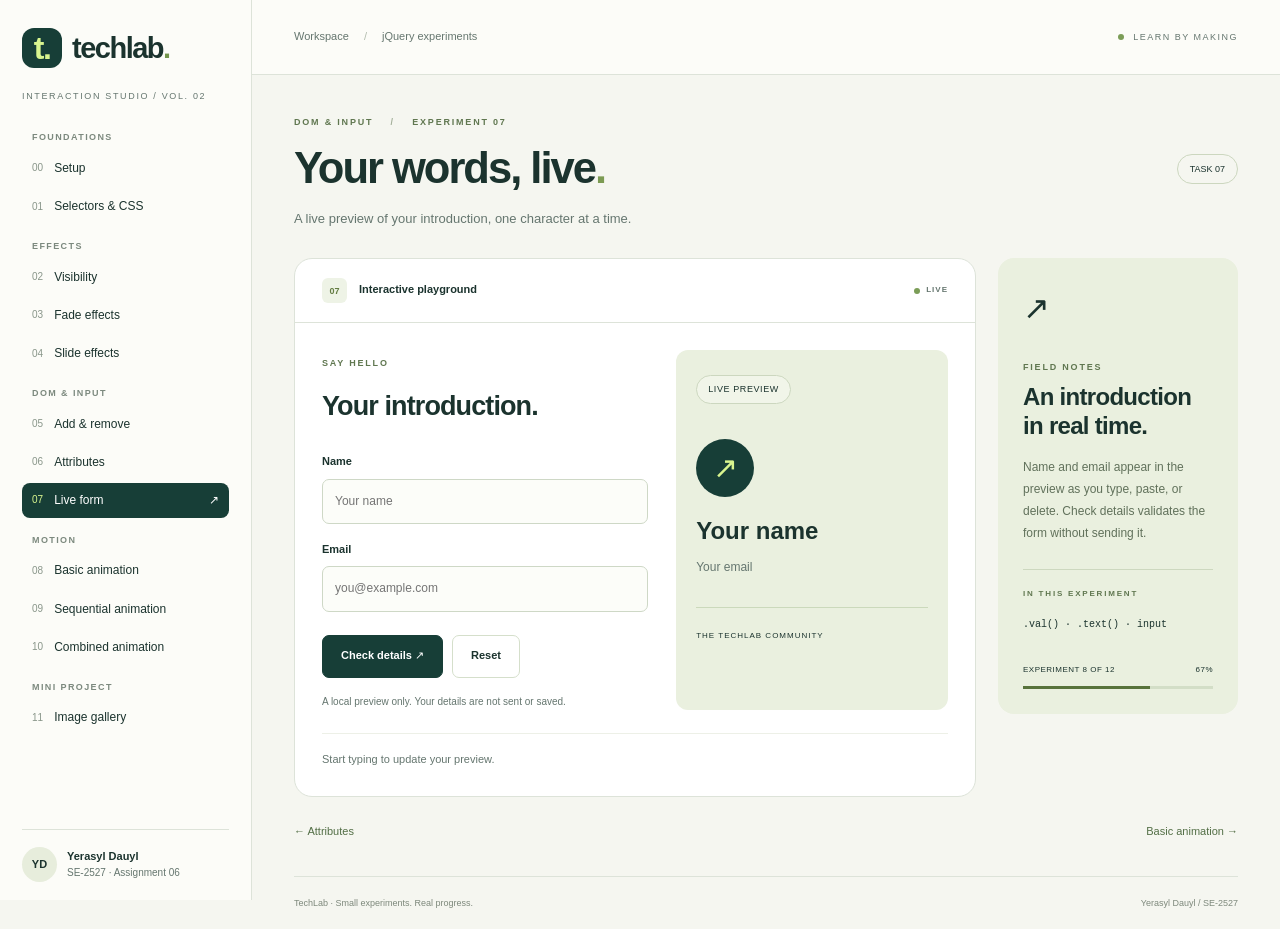
<file: task7.html>
<!doctype html>
<html lang="en">
  <head>
    <meta charset="utf-8" />
    <meta name="viewport" content="width=device-width, initial-scale=1" />
    <meta
      name="description"
      content="TechLab Assignment 6: Live form. Interactive jQuery experiments by Yerasyl Dauyl."
    />
    <title>Task 7 · Live form | TechLab</title>
    <link rel="icon" href="favicon.svg" type="image/svg+xml" />
    <link rel="stylesheet" href="styles.css" />
  </head>
  <body>
    <a class="skip-link" href="#main">Skip to content</a>
    <aside class="sidebar">
      <a class="brand" href="index.html"
        ><span class="brand-symbol">t.</span>techlab<span class="brand-period"
          >.</span
        ></a
      >
      <div class="edition">INTERACTION STUDIO / VOL. 02</div>
      <button
        id="menu-toggle"
        type="button"
        class="menu-toggle"
        aria-expanded="false"
        aria-controls="task-navigation"
      >
        Explore tasks <span>☰</span>
      </button>
      <nav id="task-navigation" aria-label="Assignment tasks">
        <p class="nav-group">FOUNDATIONS</p>
        <a href="index.html"><span>00</span>Setup</a
        ><a href="task1.html"><span>01</span>Selectors & CSS</a>
        <p class="nav-group">EFFECTS</p>
        <a href="task2.html"><span>02</span>Visibility</a
        ><a href="task3.html"><span>03</span>Fade effects</a
        ><a href="task4.html"><span>04</span>Slide effects</a>
        <p class="nav-group">DOM & INPUT</p>
        <a href="task5.html"><span>05</span>Add & remove</a
        ><a href="task6.html"><span>06</span>Attributes</a
        ><a href="task7.html" class="active" aria-current="page"
          ><span>07</span>Live form<b aria-hidden="true">↗</b></a
        >
        <p class="nav-group">MOTION</p>
        <a href="task8.html"><span>08</span>Basic animation</a
        ><a href="task9.html"><span>09</span>Sequential animation</a
        ><a href="task10.html"><span>10</span>Combined animation</a>
        <p class="nav-group">MINI PROJECT</p>
        <a href="task11.html"><span>11</span>Image gallery</a>
      </nav>
      <div class="student">
        <span class="avatar">YD</span>
        <div>
          <strong>Yerasyl Dauyl</strong><small>SE-2527 · Assignment 06</small>
        </div>
      </div>
    </aside>
    <div class="workspace">
      <header class="topbar">
        <span>Workspace <span class="slash">/</span> jQuery experiments</span
        ><span class="top-badge"
          ><span class="live-dot"></span> LEARN BY MAKING</span
        >
      </header>
      <main id="main">
        <div class="page-heading">
          <div class="eyebrow">DOM & INPUT <span>/</span> EXPERIMENT 07</div>
          <div class="heading-row">
            <h1>Your words, live<span>.</span></h1>
            <span class="task-chip">TASK 07</span>
          </div>
          <p>A live preview of your introduction, one character at a time.</p>
        </div>
        <div class="lab-layout">
          <section class="experiment-card" aria-label="Task 7 experiment">
            <div class="card-header">
              <span><b>07</b> Interactive playground</span
              ><span class="live-label"
                ><span class="live-dot"></span> LIVE</span
              >
            </div>
            <div class="panel-body">
              <div class="form-layout">
                <form id="profile-form">
                  <span class="eyebrow">SAY HELLO</span>
                  <h2>Your introduction.</h2>
                  <label for="profile-name">Name</label
                  ><input
                    id="profile-name"
                    name="name"
                    type="text"
                    maxlength="60"
                    autocomplete="name"
                    placeholder="Your name"
                    required
                  /><label for="profile-email">Email</label
                  ><input
                    id="profile-email"
                    name="email"
                    type="email"
                    maxlength="120"
                    autocomplete="email"
                    placeholder="you@example.com"
                    required
                  />
                  <div class="actions">
                    <button type="submit" class="button">
                      Check details ↗</button
                    ><button type="reset" class="button secondary">
                      Reset
                    </button>
                  </div>
                  <p class="helper">
                    A local preview only. Your details are not sent or saved.
                  </p>
                </form>
                <div class="profile-preview">
                  <span class="pill">LIVE PREVIEW</span>
                  <div class="profile-avatar" aria-hidden="true">↗</div>
                  <h3 id="preview-name">Your name</h3>
                  <p id="preview-email">Your email</p>
                  <span class="profile-rule"></span
                  ><small>THE TECHLAB COMMUNITY</small>
                </div>
              </div>
              <p id="status" class="status" role="status">
                Start typing to update your preview.
              </p>
            </div>
          </section>
          <aside class="guide-card">
            <span class="guide-arrow">↗</span>
            <p class="eyebrow">FIELD NOTES</p>
            <h2>An introduction in real time.</h2>
            <p>
              Name and email appear in the preview as you type, paste, or
              delete. Check details validates the form without sending it.
            </p>
            <div class="method-box">
              <span class="eyebrow">IN THIS EXPERIMENT</span
              ><code>.val() · .text() · input</code>
            </div>
            <div class="progress-label">
              <span>EXPERIMENT 8 OF 12</span><span>67%</span>
            </div>
            <div class="progress-track">
              <span style="width: 66.66666666666666%"></span>
            </div>
          </aside>
        </div>
        <div class="page-navigation">
          <a href="task6.html">← Attributes</a
          ><a href="task8.html">Basic animation →</a>
        </div>
        <footer>
          <span>TechLab · Small experiments. Real progress.</span
          ><span>Yerasyl Dauyl / SE-2527</span>
        </footer>
        <p id="library-error" class="error-banner" hidden>
          jQuery could not load. Check your connection and reload this page.
        </p>
        <noscript
          ><p class="error-banner">
            Please enable JavaScript to use these experiments.
          </p></noscript
        >
      </main>
    </div>
    <script
      src="https://code.jquery.com/jquery-3.7.1.min.js"
      integrity="sha256-/JqT3SQfawRcv/BIHPThkBvs0OEvtFFmqPF/lYI/Cxo="
      crossorigin="anonymous"
    ></script>
    <script src="jquery-fallback.js"></script>
    <script src="common.js"></script>
    <script src="task7.js"></script>
  </body>
</html>
</file>
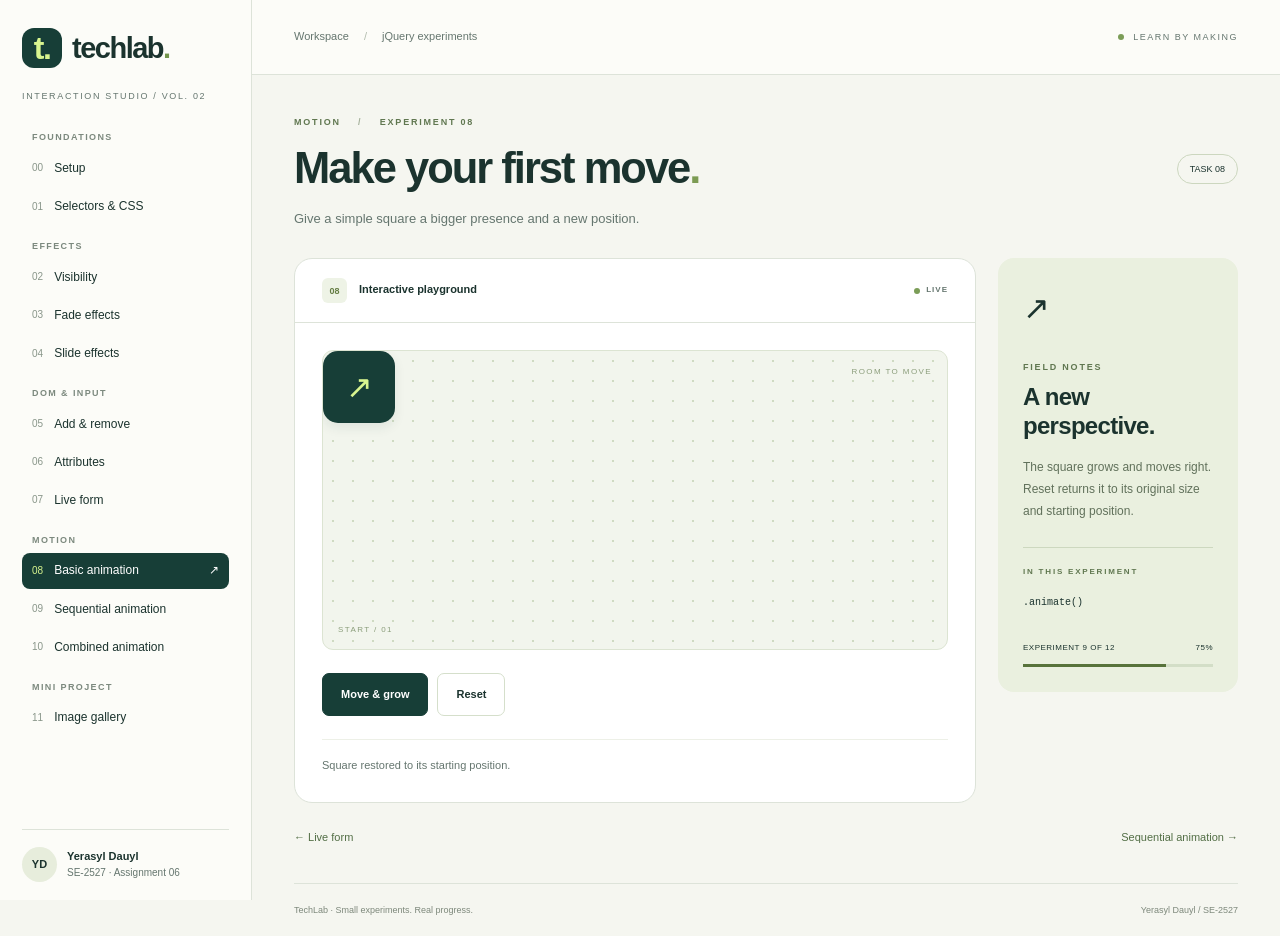
<file: task8.html>
<!doctype html>
<html lang="en">
  <head>
    <meta charset="utf-8" />
    <meta name="viewport" content="width=device-width, initial-scale=1" />
    <meta
      name="description"
      content="TechLab Assignment 6: Basic animation. Interactive jQuery experiments by Yerasyl Dauyl."
    />
    <title>Task 8 · Basic animation | TechLab</title>
    <link rel="icon" href="favicon.svg" type="image/svg+xml" />
    <link rel="stylesheet" href="styles.css" />
  </head>
  <body>
    <a class="skip-link" href="#main">Skip to content</a>
    <aside class="sidebar">
      <a class="brand" href="index.html"
        ><span class="brand-symbol">t.</span>techlab<span class="brand-period"
          >.</span
        ></a
      >
      <div class="edition">INTERACTION STUDIO / VOL. 02</div>
      <button
        id="menu-toggle"
        type="button"
        class="menu-toggle"
        aria-expanded="false"
        aria-controls="task-navigation"
      >
        Explore tasks <span>☰</span>
      </button>
      <nav id="task-navigation" aria-label="Assignment tasks">
        <p class="nav-group">FOUNDATIONS</p>
        <a href="index.html"><span>00</span>Setup</a
        ><a href="task1.html"><span>01</span>Selectors & CSS</a>
        <p class="nav-group">EFFECTS</p>
        <a href="task2.html"><span>02</span>Visibility</a
        ><a href="task3.html"><span>03</span>Fade effects</a
        ><a href="task4.html"><span>04</span>Slide effects</a>
        <p class="nav-group">DOM & INPUT</p>
        <a href="task5.html"><span>05</span>Add & remove</a
        ><a href="task6.html"><span>06</span>Attributes</a
        ><a href="task7.html"><span>07</span>Live form</a>
        <p class="nav-group">MOTION</p>
        <a href="task8.html" class="active" aria-current="page"
          ><span>08</span>Basic animation<b aria-hidden="true">↗</b></a
        ><a href="task9.html"><span>09</span>Sequential animation</a
        ><a href="task10.html"><span>10</span>Combined animation</a>
        <p class="nav-group">MINI PROJECT</p>
        <a href="task11.html"><span>11</span>Image gallery</a>
      </nav>
      <div class="student">
        <span class="avatar">YD</span>
        <div>
          <strong>Yerasyl Dauyl</strong><small>SE-2527 · Assignment 06</small>
        </div>
      </div>
    </aside>
    <div class="workspace">
      <header class="topbar">
        <span>Workspace <span class="slash">/</span> jQuery experiments</span
        ><span class="top-badge"
          ><span class="live-dot"></span> LEARN BY MAKING</span
        >
      </header>
      <main id="main">
        <div class="page-heading">
          <div class="eyebrow">MOTION <span>/</span> EXPERIMENT 08</div>
          <div class="heading-row">
            <h1>Make your first move<span>.</span></h1>
            <span class="task-chip">TASK 08</span>
          </div>
          <p>Give a simple square a bigger presence and a new position.</p>
        </div>
        <div class="lab-layout">
          <section class="experiment-card" aria-label="Task 8 experiment">
            <div class="card-header">
              <span><b>08</b> Interactive playground</span
              ><span class="live-label"
                ><span class="live-dot"></span> LIVE</span
              >
            </div>
            <div class="panel-body">
              <div id="stage" class="motion-stage" aria-label="Animation stage">
                <span class="stage-label">START / 01</span>
                <div
                  id="motion-box"
                  class="motion-box"
                  aria-label="Animated square"
                >
                  ↗
                </div>
                <span class="stage-caption">ROOM TO MOVE</span>
              </div>
              <div class="actions">
                <button type="button" id="animate-basic" class="button">
                  Move & grow</button
                ><button
                  type="button"
                  id="reset-animation"
                  class="button secondary"
                >
                  Reset
                </button>
              </div>
              <p id="status" class="status" role="status">
                Ready to move and grow.
              </p>
            </div>
          </section>
          <aside class="guide-card">
            <span class="guide-arrow">↗</span>
            <p class="eyebrow">FIELD NOTES</p>
            <h2>A new perspective.</h2>
            <p>
              The square grows and moves right. Reset returns it to its original
              size and starting position.
            </p>
            <div class="method-box">
              <span class="eyebrow">IN THIS EXPERIMENT</span
              ><code>.animate()</code>
            </div>
            <div class="progress-label">
              <span>EXPERIMENT 9 OF 12</span><span>75%</span>
            </div>
            <div class="progress-track"><span style="width: 75%"></span></div>
          </aside>
        </div>
        <div class="page-navigation">
          <a href="task7.html">← Live form</a
          ><a href="task9.html">Sequential animation →</a>
        </div>
        <footer>
          <span>TechLab · Small experiments. Real progress.</span
          ><span>Yerasyl Dauyl / SE-2527</span>
        </footer>
        <p id="library-error" class="error-banner" hidden>
          jQuery could not load. Check your connection and reload this page.
        </p>
        <noscript
          ><p class="error-banner">
            Please enable JavaScript to use these experiments.
          </p></noscript
        >
      </main>
    </div>
    <script
      src="https://code.jquery.com/jquery-3.7.1.min.js"
      integrity="sha256-/JqT3SQfawRcv/BIHPThkBvs0OEvtFFmqPF/lYI/Cxo="
      crossorigin="anonymous"
    ></script>
    <script src="jquery-fallback.js"></script>
    <script src="common.js"></script>
    <script src="task8.js"></script>
  </body>
</html>
</file>
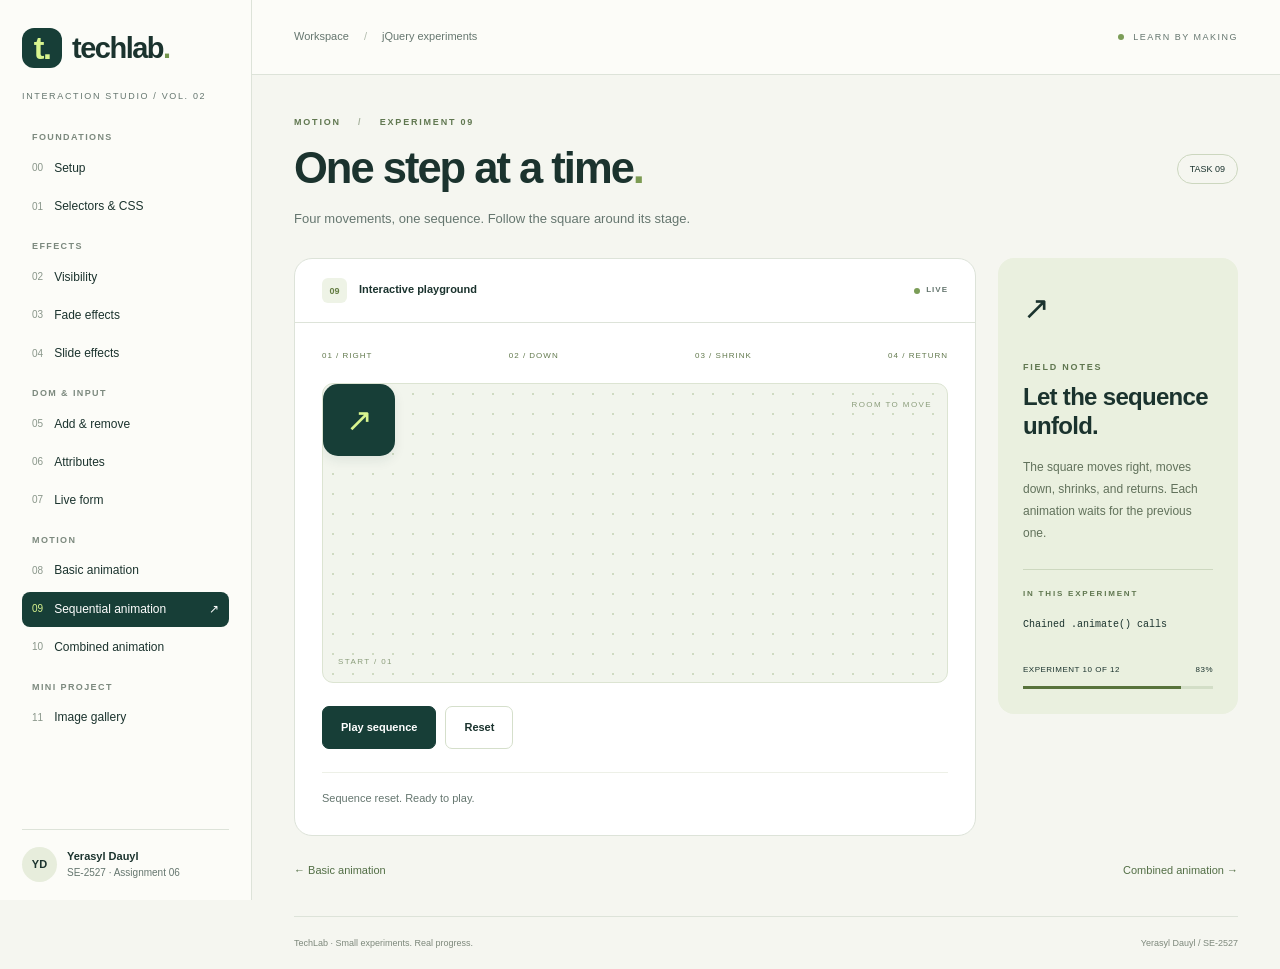
<file: task9.html>
<!doctype html>
<html lang="en">
  <head>
    <meta charset="utf-8" />
    <meta name="viewport" content="width=device-width, initial-scale=1" />
    <meta
      name="description"
      content="TechLab Assignment 6: Sequential animation. Interactive jQuery experiments by Yerasyl Dauyl."
    />
    <title>Task 9 · Sequential animation | TechLab</title>
    <link rel="icon" href="favicon.svg" type="image/svg+xml" />
    <link rel="stylesheet" href="styles.css" />
  </head>
  <body>
    <a class="skip-link" href="#main">Skip to content</a>
    <aside class="sidebar">
      <a class="brand" href="index.html"
        ><span class="brand-symbol">t.</span>techlab<span class="brand-period"
          >.</span
        ></a
      >
      <div class="edition">INTERACTION STUDIO / VOL. 02</div>
      <button
        id="menu-toggle"
        type="button"
        class="menu-toggle"
        aria-expanded="false"
        aria-controls="task-navigation"
      >
        Explore tasks <span>☰</span>
      </button>
      <nav id="task-navigation" aria-label="Assignment tasks">
        <p class="nav-group">FOUNDATIONS</p>
        <a href="index.html"><span>00</span>Setup</a
        ><a href="task1.html"><span>01</span>Selectors & CSS</a>
        <p class="nav-group">EFFECTS</p>
        <a href="task2.html"><span>02</span>Visibility</a
        ><a href="task3.html"><span>03</span>Fade effects</a
        ><a href="task4.html"><span>04</span>Slide effects</a>
        <p class="nav-group">DOM & INPUT</p>
        <a href="task5.html"><span>05</span>Add & remove</a
        ><a href="task6.html"><span>06</span>Attributes</a
        ><a href="task7.html"><span>07</span>Live form</a>
        <p class="nav-group">MOTION</p>
        <a href="task8.html"><span>08</span>Basic animation</a
        ><a href="task9.html" class="active" aria-current="page"
          ><span>09</span>Sequential animation<b aria-hidden="true">↗</b></a
        ><a href="task10.html"><span>10</span>Combined animation</a>
        <p class="nav-group">MINI PROJECT</p>
        <a href="task11.html"><span>11</span>Image gallery</a>
      </nav>
      <div class="student">
        <span class="avatar">YD</span>
        <div>
          <strong>Yerasyl Dauyl</strong><small>SE-2527 · Assignment 06</small>
        </div>
      </div>
    </aside>
    <div class="workspace">
      <header class="topbar">
        <span>Workspace <span class="slash">/</span> jQuery experiments</span
        ><span class="top-badge"
          ><span class="live-dot"></span> LEARN BY MAKING</span
        >
      </header>
      <main id="main">
        <div class="page-heading">
          <div class="eyebrow">MOTION <span>/</span> EXPERIMENT 09</div>
          <div class="heading-row">
            <h1>One step at a time<span>.</span></h1>
            <span class="task-chip">TASK 09</span>
          </div>
          <p>
            Four movements, one sequence. Follow the square around its stage.
          </p>
        </div>
        <div class="lab-layout">
          <section class="experiment-card" aria-label="Task 9 experiment">
            <div class="card-header">
              <span><b>09</b> Interactive playground</span
              ><span class="live-label"
                ><span class="live-dot"></span> LIVE</span
              >
            </div>
            <div class="panel-body">
              <div class="sequence">
                <span>01 / RIGHT</span><span>02 / DOWN</span
                ><span>03 / SHRINK</span><span>04 / RETURN</span>
              </div>
              <div id="stage" class="motion-stage" aria-label="Animation stage">
                <span class="stage-label">START / 01</span>
                <div
                  id="motion-box"
                  class="motion-box"
                  aria-label="Animated square"
                >
                  ↗
                </div>
                <span class="stage-caption">ROOM TO MOVE</span>
              </div>
              <div class="actions">
                <button type="button" id="animate-sequence" class="button">
                  Play sequence</button
                ><button
                  type="button"
                  id="reset-animation"
                  class="button secondary"
                >
                  Reset
                </button>
              </div>
              <p id="status" class="status" role="status">
                Four steps. One continuous sequence.
              </p>
            </div>
          </section>
          <aside class="guide-card">
            <span class="guide-arrow">↗</span>
            <p class="eyebrow">FIELD NOTES</p>
            <h2>Let the sequence unfold.</h2>
            <p>
              The square moves right, moves down, shrinks, and returns. Each
              animation waits for the previous one.
            </p>
            <div class="method-box">
              <span class="eyebrow">IN THIS EXPERIMENT</span
              ><code>Chained .animate() calls</code>
            </div>
            <div class="progress-label">
              <span>EXPERIMENT 10 OF 12</span><span>83%</span>
            </div>
            <div class="progress-track">
              <span style="width: 83.33333333333334%"></span>
            </div>
          </aside>
        </div>
        <div class="page-navigation">
          <a href="task8.html">← Basic animation</a
          ><a href="task10.html">Combined animation →</a>
        </div>
        <footer>
          <span>TechLab · Small experiments. Real progress.</span
          ><span>Yerasyl Dauyl / SE-2527</span>
        </footer>
        <p id="library-error" class="error-banner" hidden>
          jQuery could not load. Check your connection and reload this page.
        </p>
        <noscript
          ><p class="error-banner">
            Please enable JavaScript to use these experiments.
          </p></noscript
        >
      </main>
    </div>
    <script
      src="https://code.jquery.com/jquery-3.7.1.min.js"
      integrity="sha256-/JqT3SQfawRcv/BIHPThkBvs0OEvtFFmqPF/lYI/Cxo="
      crossorigin="anonymous"
    ></script>
    <script src="jquery-fallback.js"></script>
    <script src="common.js"></script>
    <script src="task9.js"></script>
  </body>
</html>
</file>
<file: styles.css>
:root {
  --ink: #1b332e;
  --muted: #65766f;
  --green: #173e37;
  --lime: #d9f58f;
  --paper: #f5f6f0;
  --line: #dde3d9;
  --white: #fff;
  font-family: Arial, Helvetica, sans-serif;
  color: var(--ink);
  background: var(--paper);
  font-synthesis: none;
}
* {
  box-sizing: border-box;
}
body {
  margin: 0;
  font-size: 14px;
  line-height: 1.6;
}
button,
input {
  font: inherit;
}
button,
a {
  -webkit-tap-highlight-color: transparent;
}
button {
  cursor: pointer;
}
a {
  color: inherit;
  text-decoration: none;
}
button:disabled {
  cursor: wait;
  opacity: 0.55;
}
button:focus-visible,
a:focus-visible,
input:focus-visible {
  outline: 3px solid #6d8f44;
  outline-offset: 4px;
}
[hidden] {
  display: none !important;
}
h1,
h2,
h3,
p {
  margin-top: 0;
}
.skip-link {
  position: absolute;
  left: 20px;
  top: -80px;
  padding: 12px;
  background: var(--green);
  color: white;
  z-index: 20;
}
.skip-link:focus {
  top: 12px;
}
.sidebar {
  width: 252px;
  position: fixed;
  inset: 0 auto 0 0;
  background: #fcfcf8;
  border-right: 1px solid var(--line);
  padding: 28px 22px 18px;
  display: flex;
  flex-direction: column;
  overflow-y: auto;
}
.brand {
  display: flex;
  align-items: center;
  font-weight: 800;
  font-size: 29px;
  letter-spacing: -1.5px;
  line-height: 1;
}
.brand-symbol {
  display: grid;
  place-items: center;
  background: var(--green);
  color: var(--lime);
  width: 40px;
  height: 40px;
  border-radius: 12px;
  margin-right: 10px;
  font-size: 32px;
}
.brand-period {
  color: #74964d;
}
.edition {
  font-size: 9px;
  letter-spacing: 1.65px;
  margin: 21px 0 12px;
  color: var(--muted);
}
nav {
  flex: 1;
}
.nav-group {
  font-size: 9px;
  font-weight: 700;
  color: #7c897e;
  letter-spacing: 1.4px;
  margin: 15px 10px 6px;
}
nav a {
  display: flex;
  align-items: center;
  gap: 11px;
  padding: 8px 10px;
  margin: 3px 0;
  font-size: 12px;
  border-radius: 8px;
}
nav a > span {
  font-size: 10px;
  color: #89968a;
}
nav a b {
  margin-left: auto;
}
nav a:hover {
  background: #edf1e6;
}
nav a.active {
  background: var(--green);
  color: white;
}
nav a.active > span {
  color: var(--lime);
}
.student {
  border-top: 1px solid var(--line);
  display: flex;
  align-items: center;
  gap: 10px;
  padding-top: 17px;
  margin-top: 22px;
}
.avatar {
  display: grid;
  place-items: center;
  width: 35px;
  height: 35px;
  border-radius: 50%;
  background: #e7eddc;
  font-size: 11px;
  font-weight: 700;
}
.student strong {
  font-size: 11px;
  display: block;
}
.student small {
  display: block;
  font-size: 10px;
  color: var(--muted);
}
.menu-toggle {
  display: none;
}
.workspace {
  margin-left: 252px;
}
.topbar {
  height: 75px;
  border-bottom: 1px solid var(--line);
  display: flex;
  align-items: center;
  justify-content: space-between;
  padding: 0 42px;
  font-size: 11px;
  color: var(--muted);
  background: #fcfcf8;
}
.slash {
  padding: 0 12px;
  color: #b2bcae;
}
.top-badge {
  font-size: 9px;
  letter-spacing: 1.5px;
  display: flex;
  gap: 9px;
  align-items: center;
}
.live-dot {
  display: inline-block;
  width: 6px;
  height: 6px;
  border-radius: 50%;
  background: #7b9d57;
  flex-shrink: 0;
}
main {
  max-width: 1550px;
  margin: auto;
  padding: 40px 42px 0;
}
.eyebrow {
  font-size: 9px;
  font-weight: 700;
  letter-spacing: 1.8px;
  color: #607750;
}
.eyebrow > span {
  padding: 0 13px;
  color: #a2ae98;
}
.heading-row {
  display: flex;
  justify-content: space-between;
  align-items: center;
  gap: 14px;
}
h1 {
  font-size: clamp(30px, 3.4vw, 49px);
  line-height: 1.13;
  letter-spacing: -2px;
  margin: 15px 0;
}
h1 > span {
  color: #7c9b53;
}
.page-heading > p {
  color: var(--muted);
  font-size: 13px;
  margin-bottom: 29px;
}
.task-chip {
  white-space: nowrap;
  border: 1px solid #ccd7bf;
  padding: 7px 12px;
  border-radius: 20px;
  font-size: 9px;
}
.lab-layout {
  display: grid;
  grid-template-columns: minmax(0, 1fr) 240px;
  gap: 22px;
  align-items: start;
}
.experiment-card {
  border: 1px solid var(--line);
  background: white;
  border-radius: 18px;
  overflow: hidden;
  min-width: 0;
}
.card-header {
  height: 64px;
  border-bottom: 1px solid var(--line);
  padding: 0 27px;
  display: flex;
  align-items: center;
  justify-content: space-between;
  font-size: 11px;
  font-weight: 600;
}
.card-header b {
  display: inline-grid;
  place-items: center;
  background: #eef3e6;
  color: #647d43;
  font-size: 9px;
  width: 25px;
  height: 25px;
  border-radius: 6px;
  margin-right: 9px;
}
.live-label {
  font-size: 8px;
  letter-spacing: 1px;
  display: flex;
  align-items: center;
  gap: 6px;
  color: var(--muted);
}
.panel-body {
  padding: 27px;
}
.guide-card {
  padding: 25px;
  background: #eaf0df;
  border-radius: 16px;
  position: relative;
  overflow: hidden;
}
.guide-arrow {
  font-size: 32px;
  display: block;
  margin-bottom: 25px;
}
.guide-card h2 {
  font-size: 24px;
  line-height: 1.2;
  letter-spacing: -0.7px;
  margin: 0 0 15px;
}
.guide-card > p:not(.eyebrow) {
  font-size: 12px;
  line-height: 1.85;
  color: #61715b;
}
.method-box {
  border-top: 1px solid #cdd8bf;
  padding-top: 18px;
  margin-top: 25px;
}
.method-box .eyebrow {
  display: block;
  font-size: 8px;
  margin-bottom: 10px;
}
.method-box code {
  font-size: 10px;
  line-height: 1.9;
  overflow-wrap: anywhere;
}
.progress-label {
  display: flex;
  justify-content: space-between;
  font-size: 8px;
  letter-spacing: 0.5px;
  margin-top: 30px;
}
.progress-track {
  height: 3px;
  background: #d3dec7;
  margin-top: 9px;
}
.progress-track span {
  display: block;
  height: 3px;
  background: #58733b;
}
.button {
  background: var(--green);
  border: 1px solid var(--green);
  color: white;
  min-height: 43px;
  padding: 11px 18px;
  border-radius: 7px;
  font-size: 11px;
  font-weight: 600;
  display: inline-flex;
  align-items: center;
  justify-content: center;
  gap: 24px;
}
.button:hover {
  background: #29584b;
}
.button.secondary {
  background: white;
  color: var(--ink);
  border-color: #d5dfcb;
}
.button.secondary:hover {
  background: #f0f5e8;
}
.actions {
  display: flex;
  flex-wrap: wrap;
  gap: 9px;
  margin-top: 23px;
}
.status {
  font-size: 11px;
  color: var(--muted);
  border-top: 1px solid #edf0e7;
  padding-top: 17px;
  margin: 23px 0 0;
  min-height: 36px;
}
.page-navigation {
  display: flex;
  justify-content: space-between;
  gap: 20px;
  font-size: 11px;
  color: #526e45;
  margin: 26px 0 36px;
}
.page-navigation a:hover {
  text-decoration: underline;
}
footer {
  border-top: 1px solid var(--line);
  padding: 19px 0;
  display: flex;
  justify-content: space-between;
  gap: 16px;
  color: #7d887b;
  font-size: 9px;
}
.welcome-card {
  display: grid;
  grid-template-columns: 1.25fr 1fr;
  gap: 15px;
  align-items: center;
  background: var(--green);
  color: white;
  border-radius: 12px;
  padding: 32px;
  overflow: hidden;
}
.welcome-card .pill {
  background: #31534a;
  color: #e1efca;
  border-color: #49675b;
  font-size: 8px;
}
.welcome-card h2 {
  font-size: clamp(26px, 2.8vw, 39px);
  line-height: 1.12;
  letter-spacing: -1.4px;
  margin: 24px 0 15px;
}
.welcome-card p {
  font-size: 11px;
  color: #c5d7c7;
  line-height: 1.85;
}
.welcome-card .button {
  background: var(--lime);
  color: var(--green);
  margin-top: 7px;
}
.orbit-art {
  height: 240px;
  position: relative;
  display: grid;
  place-items: center;
}
.orbit-ring {
  width: 190px;
  height: 190px;
  border: 1px solid #71936b;
  border-radius: 50%;
  transform: rotate(-30deg);
  position: absolute;
  box-shadow:
    0 0 0 23px #173e37,
    0 0 0 24px #466a51,
    0 0 0 47px #173e37,
    0 0 0 48px #355846;
}
.orbit-center {
  width: 115px;
  height: 115px;
  border-radius: 25px;
  background: var(--lime);
  color: #254534;
  display: grid;
  place-items: center;
  font-size: 78px;
  font-weight: 700;
  transform: rotate(-12deg);
  z-index: 1;
  box-shadow: 9px 12px 0 #0d2e27;
}
.orbit-dot {
  position: absolute;
  right: 2px;
  top: 34px;
  width: 25px;
  height: 25px;
  background: #e7a383;
  border-radius: 50%;
}
.pill {
  display: inline-block;
  font-size: 9px;
  letter-spacing: 0.6px;
  border: 1px solid #ccd7bf;
  background: #f1f5e9;
  padding: 6px 11px;
  border-radius: 22px;
}
.ready-strip {
  display: flex;
  align-items: center;
  gap: 8px;
  font-size: 11px;
  padding: 18px 0;
}
.ready-strip > span:last-child {
  margin-left: auto;
  color: var(--muted);
  font-size: 9px;
}
.terminal {
  background: #f4f6ef;
  border: 1px solid var(--line);
  border-radius: 9px;
  overflow: hidden;
}
.terminal-title {
  font-size: 8px;
  letter-spacing: 1.4px;
  padding: 9px 15px;
  border-bottom: 1px solid var(--line);
  color: #78866f;
}
.terminal pre {
  font-size: 11px;
  line-height: 1.9;
  margin: 0;
  padding: 15px;
  white-space: pre-wrap;
  overflow-wrap: anywhere;
}
.selector-preview,
.message-stage {
  padding: 32px;
  border-radius: 12px;
  background: #eef2e5;
  min-height: 270px;
}
.selector-preview h2 {
  font-size: 30px;
  line-height: 1.2;
  letter-spacing: -1px;
  margin: 20px 0;
}
.selector-copy {
  font-size: 15px;
  color: var(--muted);
}
.html-output {
  border-top: 1px solid #d1ddc4;
  padding-top: 16px;
  font-size: 13px;
  margin-top: 22px;
}
.message-stage {
  min-height: 290px;
  display: flex;
  flex-direction: column;
  justify-content: center;
}
.large-message {
  font-size: 34px;
  line-height: 1.25;
  letter-spacing: -1px;
  max-width: 450px;
  margin: 22px 0 0;
}
.image-stage {
  aspect-ratio: 10/7;
  background: #f0f3eb;
  border-radius: 11px;
  overflow: hidden;
}
.feature-image {
  display: block;
  width: 100%;
  height: auto;
  border-radius: 11px;
}
.panel-heading {
  display: flex;
  align-items: center;
  justify-content: space-between;
  gap: 15px;
}
.panel-heading h2 {
  font-size: 28px;
  line-height: 1.25;
  letter-spacing: -0.8px;
  margin: 13px 0 0;
}
.round-icon {
  font-size: 24px;
  border: 1px solid var(--line);
  border-radius: 50%;
  width: 45px;
  height: 45px;
  display: grid;
  place-items: center;
  flex-shrink: 0;
}
#details-panel {
  margin-top: 24px;
}
.panel-content {
  background: #edf2e5;
  border-radius: 12px;
  padding: 29px;
}
.panel-content h3 {
  font-size: 26px;
  letter-spacing: -0.7px;
  margin: 19px 0 10px;
}
.panel-content p {
  font-size: 13px;
  color: var(--muted);
  max-width: 480px;
}
.session-grid {
  display: grid;
  grid-template-columns: 1fr 1fr;
  border-top: 1px solid #d2ddc6;
  padding-top: 20px;
  margin-top: 22px;
  gap: 15px;
}
.session-grid small {
  font-size: 8px;
  letter-spacing: 1px;
  display: block;
  color: var(--muted);
}
.session-grid strong {
  font-size: 11px;
  display: block;
  margin-top: 5px;
}
.list-top {
  display: flex;
  justify-content: space-between;
  align-items: center;
  margin-bottom: 22px;
}
.list-top h2 {
  font-size: 26px;
  margin: 0;
  letter-spacing: -0.7px;
}
.idea-list {
  list-style: none;
  padding: 0;
  margin: 0;
  display: grid;
  gap: 10px;
}
.idea-list li {
  padding: 17px 20px;
  background: #f0f4e8;
  border: 1px solid #e0e8d5;
  border-radius: 8px;
  font-size: 13px;
  display: flex;
  gap: 14px;
}
.idea-list li:before {
  content: "↗";
  color: #738b51;
}
.empty {
  background: #f3f5ee;
  padding: 35px;
  text-align: center;
  border-radius: 10px;
  color: var(--muted);
}
.attribute-link {
  display: flex;
  justify-content: space-between;
  align-items: center;
  gap: 12px;
  margin-top: 21px;
}
.attribute-link a {
  font-size: 12px;
  text-decoration: underline;
  text-underline-offset: 4px;
}
.form-layout {
  display: grid;
  grid-template-columns: 1.2fr 1fr;
  gap: 28px;
}
form h2 {
  font-size: 27px;
  letter-spacing: -0.9px;
  margin: 12px 0 25px;
}
label {
  display: block;
  font-size: 11px;
  font-weight: 600;
  margin: 17px 0 8px;
}
input {
  width: 100%;
  border: 1px solid #ced8c6;
  border-radius: 7px;
  background: #fcfdf9;
  padding: 12px;
  color: var(--ink);
  font-size: 12px;
}
.helper {
  font-size: 10px;
  color: var(--muted);
  margin: 16px 0 0;
}
.profile-preview {
  background: #eaf0df;
  border-radius: 12px;
  padding: 25px 20px;
  align-self: stretch;
  overflow-wrap: anywhere;
}
.profile-avatar {
  display: grid;
  place-items: center;
  border-radius: 50%;
  width: 58px;
  height: 58px;
  background: var(--green);
  color: var(--lime);
  font-size: 30px;
  margin: 35px 0 20px;
}
.profile-preview h3 {
  font-size: 24px;
  line-height: 1.2;
  margin-bottom: 12px;
}
.profile-preview p {
  font-size: 12px;
  color: var(--muted);
}
.profile-rule {
  display: block;
  height: 1px;
  background: #cbd9bb;
  margin: 30px 0 14px;
}
.profile-preview small {
  font-size: 8px;
  letter-spacing: 1px;
}
.motion-stage {
  height: 300px;
  position: relative;
  border: 1px solid #dce4d2;
  border-radius: 11px;
  overflow: hidden;
  background-color: #f2f5ed;
  background-image: radial-gradient(#cfdac2 1px, transparent 1px);
  background-size: 20px 20px;
}
.motion-box {
  position: absolute;
  left: 0;
  top: 0;
  width: 72px;
  height: 72px;
  background: var(--green);
  border-radius: 15px;
  color: var(--lime);
  font-size: 32px;
  display: grid;
  place-items: center;
  box-shadow: 0 5px 12px #173e3715;
}
.stage-label {
  position: absolute;
  left: 15px;
  bottom: 13px;
  font-size: 8px;
  letter-spacing: 1.4px;
  color: #8b9d7b;
}
.stage-caption {
  position: absolute;
  right: 15px;
  top: 15px;
  font-size: 8px;
  letter-spacing: 1.4px;
  color: #8b9d7b;
}
.sequence,
.motion-key {
  display: flex;
  justify-content: space-between;
  gap: 10px;
  flex-wrap: wrap;
  font-size: 8px;
  letter-spacing: 1px;
  color: #62794d;
}
.sequence {
  margin: 0 0 20px;
}
.motion-key {
  margin-top: 18px;
}
.gallery-layout {
  grid-template-columns: minmax(0, 1fr);
}
.gallery-layout .guide-card {
  display: none;
}
.gallery-toolbar {
  display: flex;
  align-items: center;
  justify-content: space-between;
  gap: 15px;
  margin-bottom: 26px;
}
.filters {
  display: flex;
  gap: 7px;
  flex-wrap: wrap;
}
.filter {
  border: 1px solid var(--line);
  background: white;
  padding: 8px 14px;
  border-radius: 20px;
  font-size: 11px;
  color: var(--muted);
}
.filter.active {
  background: var(--green);
  color: white;
  border-color: var(--green);
}
.text-button {
  background: none;
  border: 0;
  color: var(--green);
  font-size: 11px;
  text-decoration: underline;
  text-underline-offset: 4px;
  white-space: nowrap;
}
.gallery-grid {
  display: grid;
  grid-template-columns: repeat(3, minmax(0, 1fr));
  gap: 25px 20px;
}
.gallery-card {
  border: 0;
  background: none;
  padding: 0;
  color: var(--ink);
  text-align: left;
  min-width: 0;
}
.gallery-image {
  display: block;
  position: relative;
  border-radius: 11px;
  overflow: hidden;
}
.gallery-image img {
  display: block;
  width: 100%;
  height: auto;
  transition: transform 0.25s;
}
.gallery-card:hover img {
  transform: scale(1.045);
}
.enlarge-icon {
  position: absolute;
  right: 12px;
  bottom: 12px;
  width: 31px;
  height: 31px;
  display: grid;
  place-items: center;
  background: #fffdf3;
  border-radius: 50%;
  font-size: 19px;
}
.gallery-meta {
  display: flex;
  align-items: center;
  justify-content: space-between;
  gap: 8px;
  padding-top: 12px;
}
.gallery-meta small {
  display: block;
  font-size: 8px;
  letter-spacing: 1px;
  text-transform: uppercase;
  color: var(--muted);
}
.gallery-meta strong {
  display: block;
  font-size: 14px;
  margin-top: 3px;
  letter-spacing: -0.2px;
}
.gallery-index {
  font-size: 9px;
  color: #98a38f;
}
dialog {
  border: 0;
  padding: 0;
  border-radius: 15px;
  max-width: min(760px, calc(100vw - 32px));
  width: 760px;
  max-height: 90vh;
  overflow: auto;
  color: var(--ink);
  box-shadow: 0 24px 100px #0c201750;
}
dialog::backdrop {
  background: #11271cbb;
}
#dialog-image {
  display: block;
  width: 100%;
  height: auto;
  max-height: 65vh;
  object-fit: contain;
  background: #eef2e8;
}
.close-dialog {
  position: absolute;
  right: 14px;
  top: 14px;
  border: 1px solid #dce2d5;
  background: white;
  width: 39px;
  height: 39px;
  border-radius: 50%;
  font-size: 25px;
  z-index: 2;
  color: var(--green);
}
.dialog-copy {
  padding: 20px 27px;
}
.dialog-copy h2 {
  font-size: 25px;
  margin: 0 0 5px;
  letter-spacing: -0.7px;
}
.dialog-copy p {
  font-size: 12px;
  color: var(--muted);
  margin: 0;
}
.modal-open {
  overflow: hidden;
}
.error-banner {
  background: #fff0ed;
  color: #8d2d20;
  border: 1px solid #edc4b9;
  border-radius: 8px;
  padding: 14px;
}
.menu-toggle span {
  margin-left: auto;
}
@media (min-width: 1500px) {
  main {
    padding-top: 48px;
  }
  .welcome-card {
    padding: 42px;
  }
  .panel-body {
    padding: 32px;
  }
}
@media (max-width: 1200px) {
  .sidebar {
    width: 220px;
    padding: 25px 16px;
  }
  .workspace {
    margin-left: 220px;
  }
  main {
    padding: 30px 25px 0;
  }
  .topbar {
    padding: 0 25px;
  }
  .lab-layout {
    grid-template-columns: minmax(0, 1fr) 200px;
    gap: 16px;
  }
  .guide-card {
    padding: 20px;
  }
  .guide-card h2 {
    font-size: 22px;
  }
  .panel-body {
    padding: 23px;
  }
  .welcome-card {
    padding: 25px;
    grid-template-columns: 1fr;
  }
  .orbit-art {
    display: none;
  }
  .gallery-layout {
    grid-template-columns: 1fr;
  }
  .form-layout {
    grid-template-columns: 1fr;
  }
  .profile-preview {
    padding: 24px;
  }
  .profile-avatar {
    margin: 20px 0;
  }
  .gallery-grid {
    gap: 20px 14px;
  }
}
@media (max-width: 900px) {
  .lab-layout {
    grid-template-columns: 1fr;
  }
  .guide-card {
    display: grid;
    grid-template-columns: 1fr 1fr;
    gap: 0 25px;
  }
  .guide-arrow {
    display: none;
  }
  .guide-card > .eyebrow,
  .guide-card > h2,
  .guide-card > p {
    grid-column: 1;
  }
  .guide-card .method-box {
    grid-column: 2;
    grid-row: 1/4;
    margin-top: 0;
    padding-left: 20px;
    border-left: 1px solid #cdd8bf;
    border-top: 0;
    padding-top: 0;
  }
  .guide-card .progress-label {
    margin-top: 10px;
  }
  .guide-card .progress-track {
    align-self: end;
    margin-bottom: 5px;
  }
  .form-layout {
    grid-template-columns: 1.15fr 1fr;
  }
  .gallery-grid {
    grid-template-columns: repeat(2, minmax(0, 1fr));
  }
}
@media (max-width: 700px) {
  .sidebar {
    position: static;
    width: auto;
    padding: 20px;
    border-right: 0;
    border-bottom: 1px solid var(--line);
    overflow: visible;
  }
  .brand {
    font-size: 27px;
  }
  .brand-symbol {
    width: 35px;
    height: 35px;
    font-size: 28px;
  }
  .edition {
    margin: 12px 0;
  }
  .student {
    display: none;
  }
  .menu-toggle {
    display: flex;
    align-items: center;
    width: 100%;
    border: 1px solid #d8e1ce;
    border-radius: 7px;
    background: #f2f5eb;
    padding: 10px 12px;
    color: var(--ink);
    font-size: 11px;
  }
  nav {
    display: none;
  }
  nav.open {
    display: block;
    padding-top: 10px;
  }
  nav a {
    padding: 10px;
  }
  .workspace {
    margin-left: 0;
  }
  .topbar {
    height: 51px;
    padding: 0 20px;
    font-size: 10px;
  }
  .top-badge {
    font-size: 7px;
    letter-spacing: 1px;
  }
  main {
    padding: 27px 18px 0;
  }
  h1 {
    font-size: 34px;
    letter-spacing: -1.4px;
  }
  .page-heading > p {
    font-size: 12px;
  }
  .task-chip {
    padding: 5px 9px;
    font-size: 8px;
  }
  .eyebrow {
    font-size: 8px;
    letter-spacing: 1.4px;
  }
  .card-header {
    padding: 0 18px;
    height: 57px;
  }
  .panel-body {
    padding: 20px;
  }
  .welcome-card {
    padding: 26px;
  }
  .welcome-card h2 {
    font-size: 34px;
  }
  .orbit-art {
    display: none;
  }
  .button {
    padding: 10px 14px;
    min-height: 43px;
  }
  .guide-card {
    display: block;
  }
  .guide-card .method-box {
    padding: 16px 0 0;
    margin-top: 19px;
    border-left: 0;
    border-top: 1px solid #cdd8bf;
  }
  .guide-card .progress-label {
    margin-top: 20px;
  }
  .guide-card h2 {
    font-size: 24px;
  }
  .form-layout {
    grid-template-columns: 1fr;
  }
  .selector-preview,
  .message-stage {
    padding: 24px;
  }
  .large-message {
    font-size: 29px;
  }
  .attribute-link {
    align-items: start;
    flex-direction: column;
  }
  .gallery-toolbar {
    align-items: start;
    flex-direction: column;
    gap: 13px;
  }
  .filter {
    padding: 7px 12px;
  }
  .gallery-grid {
    gap: 22px 12px;
  }
  .gallery-meta strong {
    font-size: 12px;
  }
  .gallery-meta small {
    font-size: 7px;
  }
  .enlarge-icon {
    width: 25px;
    height: 25px;
    font-size: 16px;
    right: 8px;
    bottom: 8px;
  }
  .ready-strip {
    flex-wrap: wrap;
  }
  .ready-strip > span:last-child {
    margin-left: 14px;
  }
  footer {
    flex-direction: column;
    gap: 5px;
  }
  .page-navigation {
    font-size: 10px;
  }
  .motion-stage {
    height: 280px;
  }
  .session-grid {
    grid-template-columns: 1fr;
  }
  .sequence {
    font-size: 7px;
    gap: 8px;
  }
  .heading-row {
    gap: 8px;
  }
  .task-chip {
    flex-shrink: 0;
  }
}
@media (prefers-reduced-motion: reduce) {
  * {
    scroll-behavior: auto !important;
    transition: none !important;
  }
}
</file>
